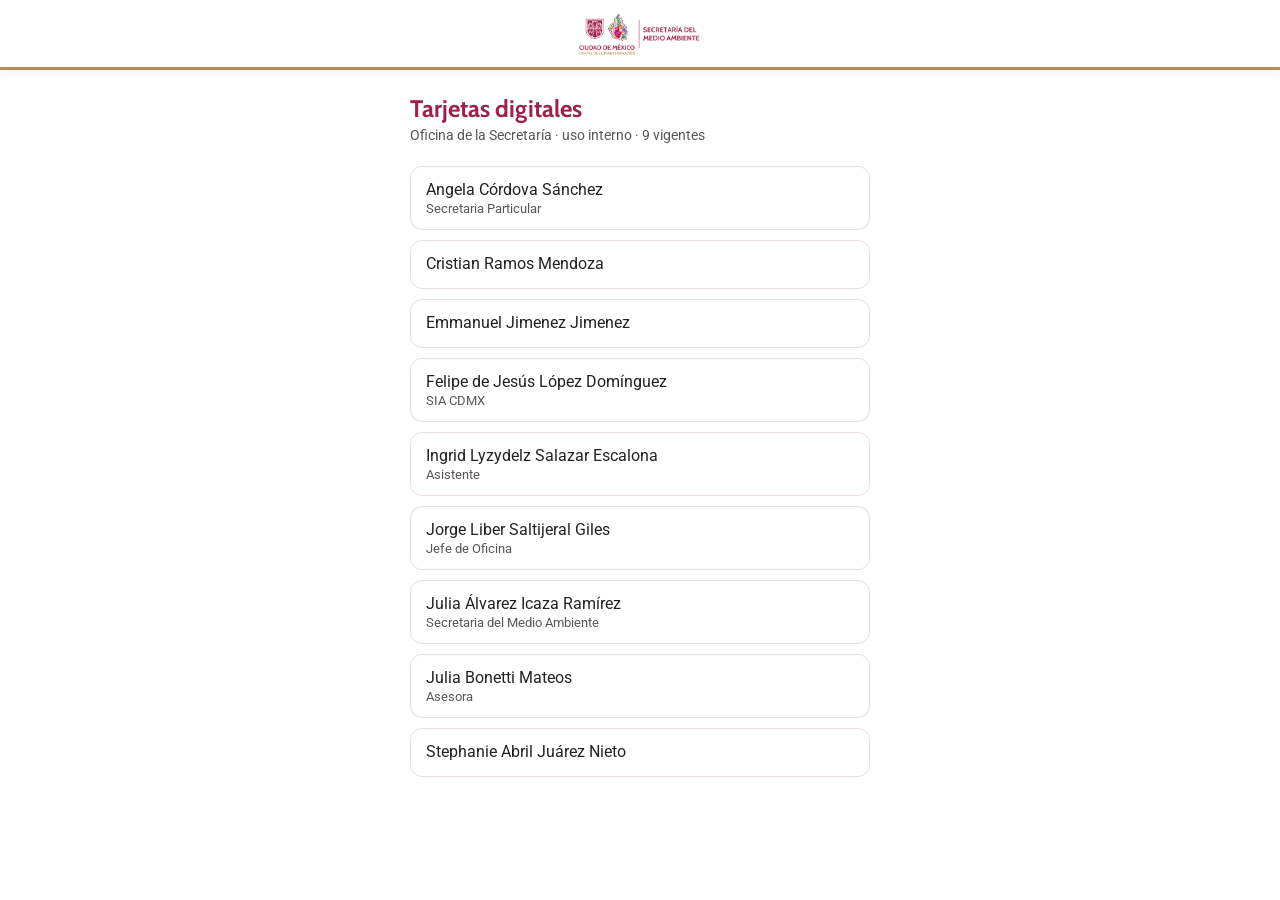
<file: index.html>
<!DOCTYPE html>
<html lang="es">
<head>
<meta charset="UTF-8">
<meta name="viewport" content="width=device-width, initial-scale=1">
<meta name="robots" content="noindex, nofollow">
<title>Tarjetas digitales — Oficina de la Secretaría</title>
<link href="https://fonts.googleapis.com/css2?family=Cabin:wght@700&family=Roboto:wght@400;500;700&display=swap" rel="stylesheet">
<link rel="stylesheet" href="assets/styles.css">
</head>
<body>
  <header class="top-bar"><img src="assets/logo.png" alt="SEDEMA" height="50"></header>
  <div class="dir">
    <h1>Tarjetas digitales</h1>
    <p class="dir-sub">Oficina de la Secretaría · uso interno · 9 vigentes</p>
    <ul>
    <li><a href="angela-cordova-sanchez/">Angela Córdova Sánchez<span class="dir-cargo">Secretaria Particular</span></a></li>
    <li><a href="cristian-ramos-mendoza/">Cristian Ramos Mendoza<span class="dir-cargo"></span></a></li>
    <li><a href="emmanuel-jimenez-jimenez/">Emmanuel Jimenez Jimenez<span class="dir-cargo"></span></a></li>
    <li><a href="felipe-de-jesus-lopez-dominguez/">Felipe de Jesús López Domínguez<span class="dir-cargo">SIA CDMX</span></a></li>
    <li><a href="ingrid-lyzydelz-salazar-escalona/">Ingrid Lyzydelz Salazar Escalona<span class="dir-cargo">Asistente</span></a></li>
    <li><a href="jorge-liber-saltijeral-giles/">Jorge Liber Saltijeral Giles<span class="dir-cargo">Jefe de Oficina</span></a></li>
    <li><a href="julia-alvarez-icaza-ramirez/">Julia Álvarez Icaza Ramírez<span class="dir-cargo">Secretaria del Medio Ambiente</span></a></li>
    <li><a href="julia-bonetti-mateos/">Julia Bonetti Mateos<span class="dir-cargo">Asesora</span></a></li>
    <li><a href="stephanie-abril-juarez-nieto/">Stephanie Abril Juárez Nieto<span class="dir-cargo"></span></a></li>
    </ul>
  </div>
</body>
</html>
</file>
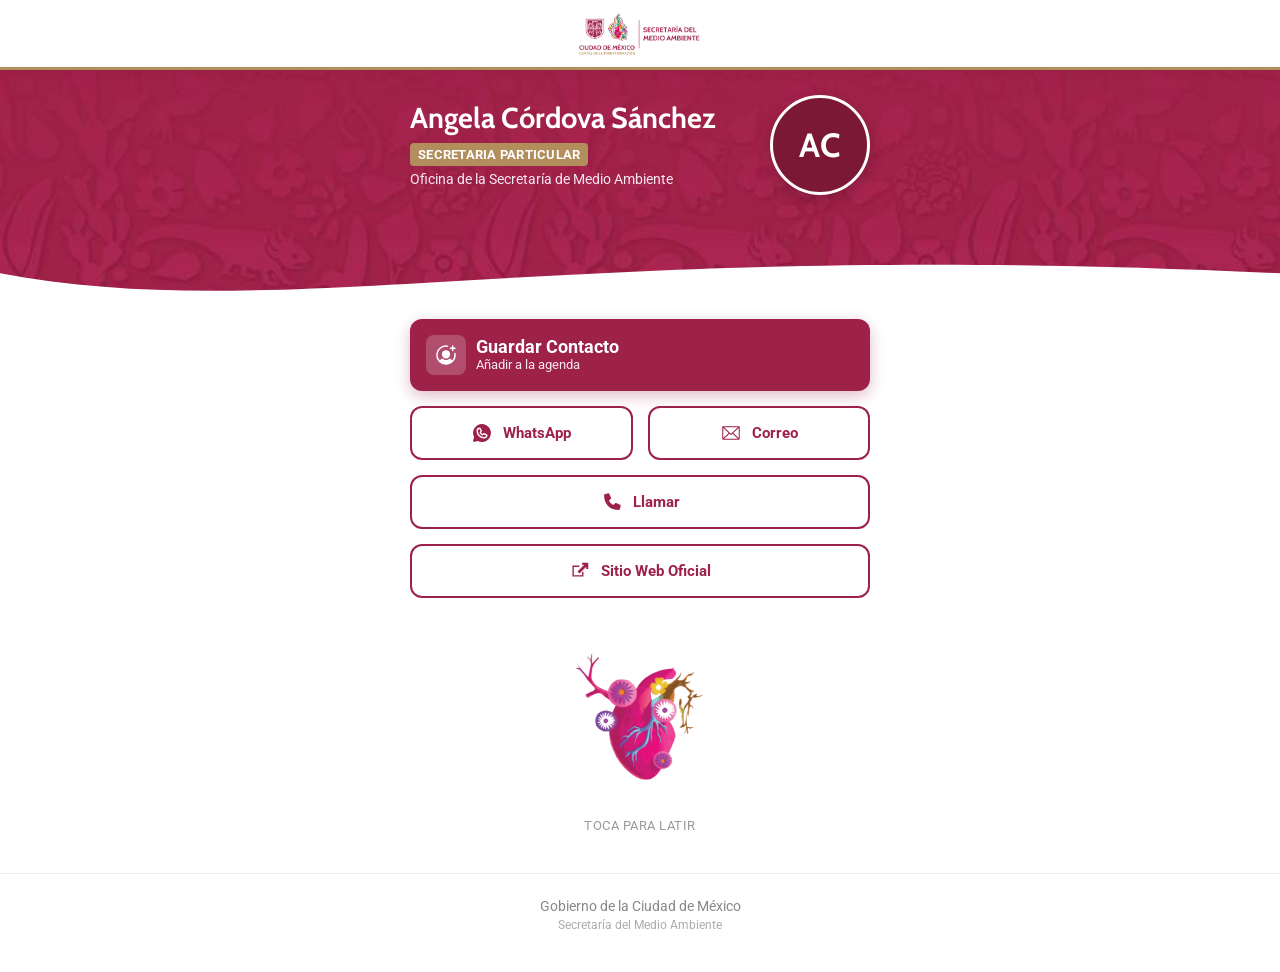
<file: angela-cordova-sanchez/index.html>
<!DOCTYPE html>
<html lang="es">
<head>
  <meta charset="UTF-8" />
  <meta name="viewport" content="width=device-width, initial-scale=1" />
  <title>Angela Córdova Sánchez — SEDEMA</title>

  <meta name="robots" content="noindex, nofollow" />
  <meta name="theme-color" content="#9d2148" />
  <meta name="description" content="Secretaria Particular · Oficina de la Secretaría de Medio Ambiente · Secretaría del Medio Ambiente de la Ciudad de México" />
  <link rel="canonical" href="https://contactoverde.com/angela-cordova-sanchez/" />

  <meta property="og:type" content="profile" />
  <meta property="og:title" content="Angela Córdova Sánchez — SEDEMA" />
  <meta property="og:description" content="Secretaria Particular · Oficina de la Secretaría de Medio Ambiente" />
  <meta property="og:url" content="https://contactoverde.com/angela-cordova-sanchez/" />
  

  <link rel="preconnect" href="https://fonts.gstatic.com" crossorigin />
  <link href="https://fonts.googleapis.com/css2?family=Cabin:wght@700&family=Roboto:wght@400;500;700&display=swap" rel="stylesheet" />
  <link rel="stylesheet" href="../assets/styles.css" />
</head>

<body>

  <header class="top-bar animate-in delay-1">
    <img src="../assets/logo.png" alt="Gobierno de la Ciudad de México · Secretaría del Medio Ambiente" width="257" height="50" />
  </header>

  <section class="hero animate-in delay-2">
    <div class="wrap">
      <div class="hero-content">
        <div class="textos">
          <h1>Angela Córdova Sánchez</h1>
          
          <div class="badge">Secretaria Particular</div>
          
          <p class="org">Oficina de la Secretaría de Medio Ambiente</p>
        </div>
        
        
        <div class="avatar-iniciales animate-pop delay-3" aria-hidden="true">AC</div>
        
      </div>
    </div>
    <div class="curve">
      <svg viewBox="0 0 1440 100" preserveAspectRatio="none" aria-hidden="true" focusable="false">
        <path fill="#fff" d="M0,60 C320,120 620,20 1440,60 L1440,100 L0,100 Z" />
      </svg>
    </div>
  </section>

  <section class="actions-bg">
    <main class="wrap actions">

      <a class="btn btn-primary animate-up delay-4" href="contacto.vcf" download="angela_cordova_sanchez_SEDEMA.vcf">
        <div class="icon-box">
          <svg viewBox="0 0 256 256" aria-hidden="true"><path fill="currentColor" d="M128,76a44,44,0,1,1-44,44A44,44,0,0,1,128,76Zm48-12h16V80a8,8,0,0,0,16,0V64h16a8,8,0,0,0,0-16H208V32a8,8,0,0,0-16,0V48H176a8,8,0,0,0,0,16Zm45.35,40.11a8,8,0,0,0-6.57,9.21A88.85,88.85,0,0,1,216,128a87.62,87.62,0,0,1-22.24,58.41A79.86,79.86,0,0,0,172,165.1a4,4,0,0,0-4.84.32,59.81,59.81,0,0,1-78.27,0A4,4,0,0,0,84,165.1a79.71,79.71,0,0,0-21.79,21.31A88,88,0,0,1,128,40a88.76,88.76,0,0,1,14.68,1.22,8,8,0,0,0,2.64-15.78,103.92,103.92,0,1,0,85.24,85.24A8,8,0,0,0,221.35,104.11Z"/></svg>
        </div>
        <div class="btn-text">
          <span class="title">Guardar Contacto</span>
          <span class="subtitle">Añadir a la agenda</span>
        </div>
      </a>

      <div class="grid-auto">
        
        <a class="btn animate-up delay-5" href="https://wa.me/525544732549" target="_blank" rel="noopener">
          <svg class="icon" viewBox="0 0 256 256" aria-hidden="true"><path fill="#9d2148" d="M152.58,145.23l23,11.48A24,24,0,0,1,152,176a72.08,72.08,0,0,1-72-72A24,24,0,0,1,99.29,80.46l11.48,23L101,118a8,8,0,0,0-.73,7.51,56.47,56.47,0,0,0,30.15,30.15A8,8,0,0,0,138,155ZM232,128A104,104,0,0,1,79.12,219.82L45.07,231.17a16,16,0,0,1-20.24-20.24l11.35-34.05A104,104,0,1,1,232,128Zm-40,24a8,8,0,0,0-4.42-7.16l-32-16a8,8,0,0,0-8,.5l-14.69,9.8a40.55,40.55,0,0,1-16-16l9.8-14.69a8,8,0,0,0,.5-8l-16-32A8,8,0,0,0,104,64a40,40,0,0,0-40,40,88.1,88.1,0,0,0,88,88A40,40,0,0,0,192,152Z"/></svg>
          WhatsApp
        </a>
        

        
        <a class="btn animate-up delay-6" href="mailto:oficinasecretaria.sedema@gmail.com">
          <svg class="icon" viewBox="0 0 256 256" aria-hidden="true"><path fill="#9d2148" d="M224,50H32a6,6,0,0,0-6,6V192a14,14,0,0,0,14,14H216a14,14,0,0,0,14-14V56A6,6,0,0,0,224,50Zm-96,85.86L47.42,62H208.58ZM101.67,128,38,186.36V69.64Zm8.88,8.14L124,148.42a6,6,0,0,0,8.1,0l13.4-12.28L208.58,194H47.43ZM154.33,128,218,69.64V186.36Z"/></svg>
          Correo
        </a>
        

        
        <a class="btn animate-up delay-6" href="tel:525544732549">
          <svg class="icon" viewBox="0 0 256 256" aria-hidden="true"><path fill="#9d2148" d="M222.4 158.6l-45.2-19.4a12 12 0 0 0-12.8 2.5l-21.6 21.6a108.5 108.5 0 0 1-50.1-50.1l21.6-21.6a12 12 0 0 0 2.5-12.8L97.4 33.6A12 12 0 0 0 83.9 26.7L44.7 37.4A12 12 0 0 0 36 49.3C36 154.1 101.9 220 206.7 220a12 12 0 0 0 11.9-8.7l10.7-39.2a12 12 0 0 0-6.9-13.5Z"/></svg>
          Llamar
        </a>
        

      </div>

      <a class="btn animate-up delay-8" href="https://sedema.cdmx.gob.mx/" target="_blank" rel="noopener">
        <svg class="icon" viewBox="0 0 256 256" aria-hidden="true"><path fill="#9d2148" d="M152 32h72v72h-24V78.6L121.9 156l-22.6-22.6L177.4 56H152V32ZM40 64h80v16H56v96h96v-40h16v56H40V64Z"/></svg>
        Sitio Web Oficial
      </a>

      

    </main>

    <div class="heart-container animate-up delay-9">
      <img src="../assets/corazon.png" alt="Corazón de la Ciudad de México" class="hero-heart" id="heart-interactive" width="130" height="171" />
      <span class="tap-hint">Toca para latir</span>
    </div>

    <footer class="footer animate-in delay-9">
      <p>Gobierno de la Ciudad de México</p>
      <p class="footer-sub">Secretaría del Medio Ambiente</p>
    </footer>

  </section>

  <audio id="heart-audio" src="../assets/latido.mp3" preload="none"></audio>

  <script>
    (function () {
      var heart = document.getElementById('heart-interactive');
      var audio = document.getElementById('heart-audio');
      if (!heart) return;

      heart.addEventListener('click', function () {
        if (audio) {
          try { audio.currentTime = 0; audio.play().catch(function () {}); } catch (e) {}
        }
        heart.classList.remove('thump');
        void heart.offsetWidth;
        heart.classList.add('thump');
      });
    })();
  </script>
</body>
</html>
</file>
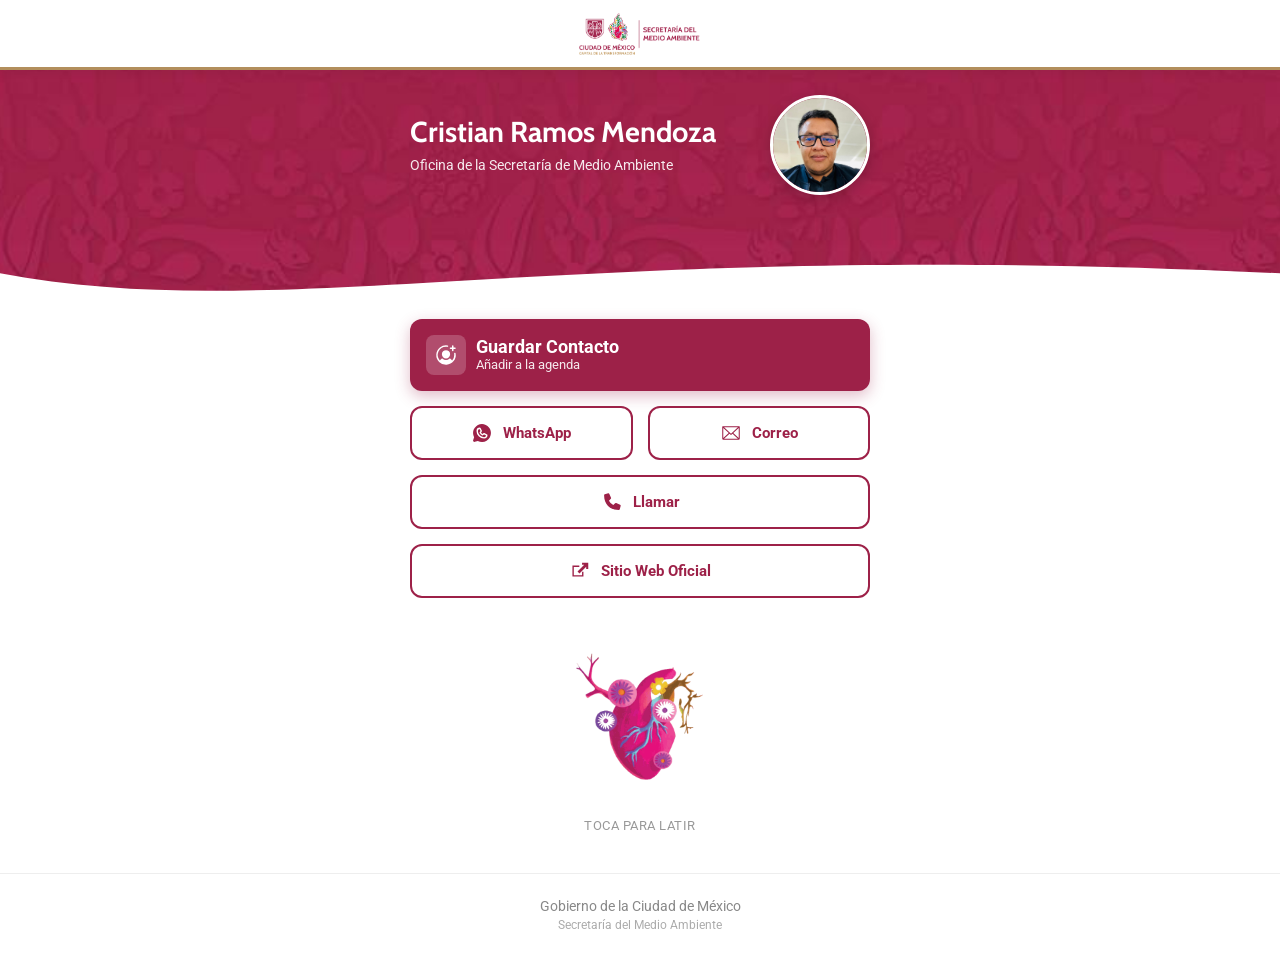
<file: cristian-ramos-mendoza/index.html>
<!DOCTYPE html>
<html lang="es">
<head>
  <meta charset="UTF-8" />
  <meta name="viewport" content="width=device-width, initial-scale=1" />
  <title>Cristian Ramos Mendoza — SEDEMA</title>

  <meta name="robots" content="noindex, nofollow" />
  <meta name="theme-color" content="#9d2148" />
  <meta name="description" content="Oficina de la Secretaría de Medio Ambiente · Secretaría del Medio Ambiente de la Ciudad de México" />
  <link rel="canonical" href="https://contactoverde.com/cristian-ramos-mendoza/" />

  <meta property="og:type" content="profile" />
  <meta property="og:title" content="Cristian Ramos Mendoza — SEDEMA" />
  <meta property="og:description" content="Oficina de la Secretaría de Medio Ambiente" />
  <meta property="og:url" content="https://contactoverde.com/cristian-ramos-mendoza/" />
  
  <meta property="og:image" content="https://contactoverde.com/cristian-ramos-mendoza/foto.jpg" />
  

  <link rel="preconnect" href="https://fonts.gstatic.com" crossorigin />
  <link href="https://fonts.googleapis.com/css2?family=Cabin:wght@700&family=Roboto:wght@400;500;700&display=swap" rel="stylesheet" />
  <link rel="stylesheet" href="../assets/styles.css" />
</head>

<body>

  <header class="top-bar animate-in delay-1">
    <img src="../assets/logo.png" alt="Gobierno de la Ciudad de México · Secretaría del Medio Ambiente" width="257" height="50" />
  </header>

  <section class="hero animate-in delay-2">
    <div class="wrap">
      <div class="hero-content">
        <div class="textos">
          <h1>Cristian Ramos Mendoza</h1>
          
          <p class="org">Oficina de la Secretaría de Medio Ambiente</p>
        </div>
        
        <img class="avatar animate-pop delay-3" src="foto.jpg" alt="Fotografía de Cristian Ramos Mendoza" width="100" height="100" />
        
        
      </div>
    </div>
    <div class="curve">
      <svg viewBox="0 0 1440 100" preserveAspectRatio="none" aria-hidden="true" focusable="false">
        <path fill="#fff" d="M0,60 C320,120 620,20 1440,60 L1440,100 L0,100 Z" />
      </svg>
    </div>
  </section>

  <section class="actions-bg">
    <main class="wrap actions">

      <a class="btn btn-primary animate-up delay-4" href="contacto.vcf" download="cristian_ramos_mendoza_SEDEMA.vcf">
        <div class="icon-box">
          <svg viewBox="0 0 256 256" aria-hidden="true"><path fill="currentColor" d="M128,76a44,44,0,1,1-44,44A44,44,0,0,1,128,76Zm48-12h16V80a8,8,0,0,0,16,0V64h16a8,8,0,0,0,0-16H208V32a8,8,0,0,0-16,0V48H176a8,8,0,0,0,0,16Zm45.35,40.11a8,8,0,0,0-6.57,9.21A88.85,88.85,0,0,1,216,128a87.62,87.62,0,0,1-22.24,58.41A79.86,79.86,0,0,0,172,165.1a4,4,0,0,0-4.84.32,59.81,59.81,0,0,1-78.27,0A4,4,0,0,0,84,165.1a79.71,79.71,0,0,0-21.79,21.31A88,88,0,0,1,128,40a88.76,88.76,0,0,1,14.68,1.22,8,8,0,0,0,2.64-15.78,103.92,103.92,0,1,0,85.24,85.24A8,8,0,0,0,221.35,104.11Z"/></svg>
        </div>
        <div class="btn-text">
          <span class="title">Guardar Contacto</span>
          <span class="subtitle">Añadir a la agenda</span>
        </div>
      </a>

      <div class="grid-auto">
        
        <a class="btn animate-up delay-5" href="https://wa.me/525951162058" target="_blank" rel="noopener">
          <svg class="icon" viewBox="0 0 256 256" aria-hidden="true"><path fill="#9d2148" d="M152.58,145.23l23,11.48A24,24,0,0,1,152,176a72.08,72.08,0,0,1-72-72A24,24,0,0,1,99.29,80.46l11.48,23L101,118a8,8,0,0,0-.73,7.51,56.47,56.47,0,0,0,30.15,30.15A8,8,0,0,0,138,155ZM232,128A104,104,0,0,1,79.12,219.82L45.07,231.17a16,16,0,0,1-20.24-20.24l11.35-34.05A104,104,0,1,1,232,128Zm-40,24a8,8,0,0,0-4.42-7.16l-32-16a8,8,0,0,0-8,.5l-14.69,9.8a40.55,40.55,0,0,1-16-16l9.8-14.69a8,8,0,0,0,.5-8l-16-32A8,8,0,0,0,104,64a40,40,0,0,0-40,40,88.1,88.1,0,0,0,88,88A40,40,0,0,0,192,152Z"/></svg>
          WhatsApp
        </a>
        

        
        <a class="btn animate-up delay-6" href="mailto:rm.cristian.sedema@gmail.com">
          <svg class="icon" viewBox="0 0 256 256" aria-hidden="true"><path fill="#9d2148" d="M224,50H32a6,6,0,0,0-6,6V192a14,14,0,0,0,14,14H216a14,14,0,0,0,14-14V56A6,6,0,0,0,224,50Zm-96,85.86L47.42,62H208.58ZM101.67,128,38,186.36V69.64Zm8.88,8.14L124,148.42a6,6,0,0,0,8.1,0l13.4-12.28L208.58,194H47.43ZM154.33,128,218,69.64V186.36Z"/></svg>
          Correo
        </a>
        

        
        <a class="btn animate-up delay-6" href="tel:525951162058">
          <svg class="icon" viewBox="0 0 256 256" aria-hidden="true"><path fill="#9d2148" d="M222.4 158.6l-45.2-19.4a12 12 0 0 0-12.8 2.5l-21.6 21.6a108.5 108.5 0 0 1-50.1-50.1l21.6-21.6a12 12 0 0 0 2.5-12.8L97.4 33.6A12 12 0 0 0 83.9 26.7L44.7 37.4A12 12 0 0 0 36 49.3C36 154.1 101.9 220 206.7 220a12 12 0 0 0 11.9-8.7l10.7-39.2a12 12 0 0 0-6.9-13.5Z"/></svg>
          Llamar
        </a>
        

      </div>

      <a class="btn animate-up delay-8" href="https://sedema.cdmx.gob.mx/" target="_blank" rel="noopener">
        <svg class="icon" viewBox="0 0 256 256" aria-hidden="true"><path fill="#9d2148" d="M152 32h72v72h-24V78.6L121.9 156l-22.6-22.6L177.4 56H152V32ZM40 64h80v16H56v96h96v-40h16v56H40V64Z"/></svg>
        Sitio Web Oficial
      </a>

      

    </main>

    <div class="heart-container animate-up delay-9">
      <img src="../assets/corazon.png" alt="Corazón de la Ciudad de México" class="hero-heart" id="heart-interactive" width="130" height="171" />
      <span class="tap-hint">Toca para latir</span>
    </div>

    <footer class="footer animate-in delay-9">
      <p>Gobierno de la Ciudad de México</p>
      <p class="footer-sub">Secretaría del Medio Ambiente</p>
    </footer>

  </section>

  <audio id="heart-audio" src="../assets/latido.mp3" preload="none"></audio>

  <script>
    (function () {
      var heart = document.getElementById('heart-interactive');
      var audio = document.getElementById('heart-audio');
      if (!heart) return;

      heart.addEventListener('click', function () {
        if (audio) {
          try { audio.currentTime = 0; audio.play().catch(function () {}); } catch (e) {}
        }
        heart.classList.remove('thump');
        void heart.offsetWidth;
        heart.classList.add('thump');
      });
    })();
  </script>
</body>
</html>
</file>
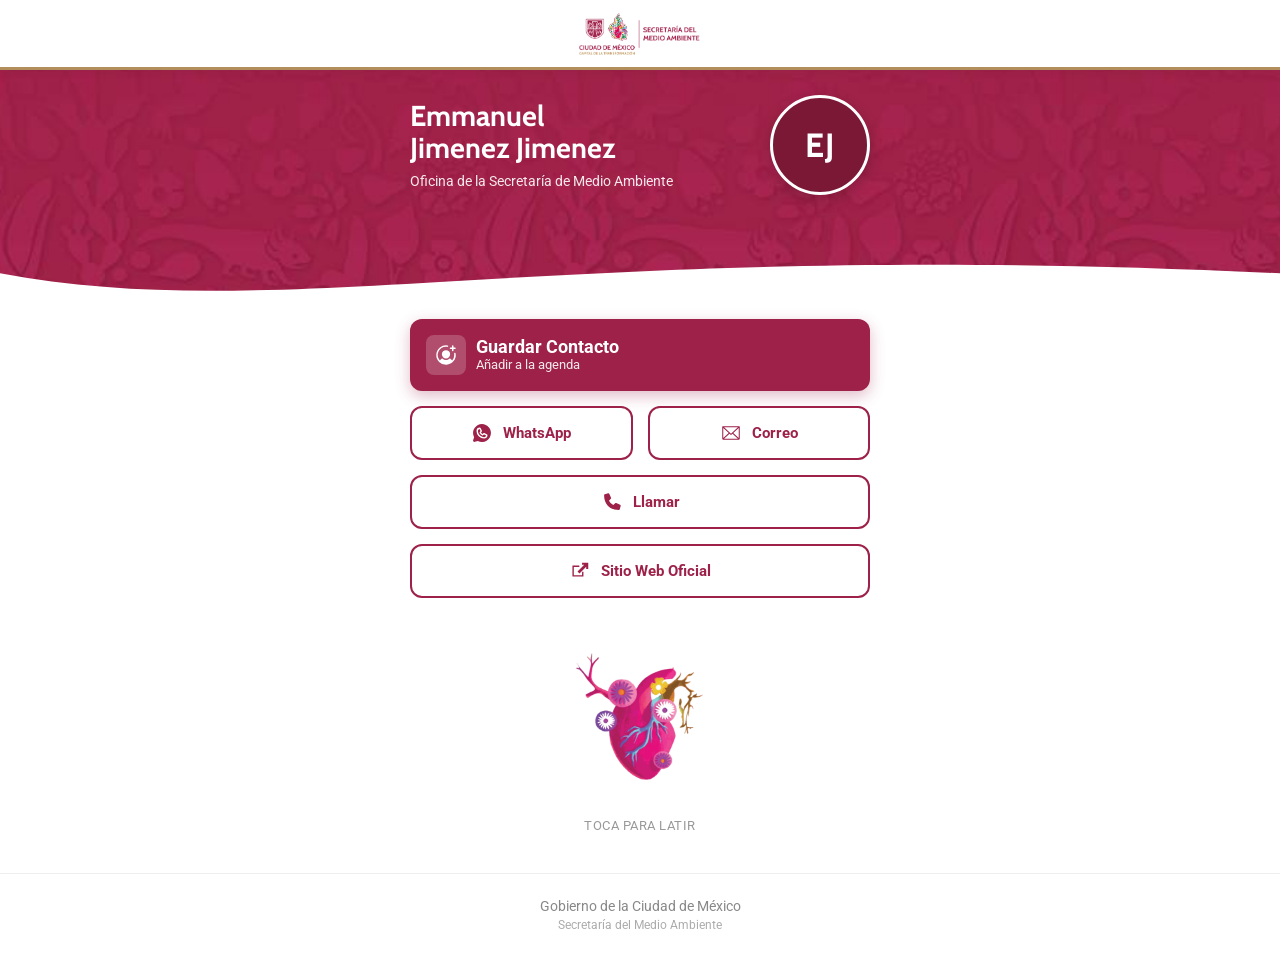
<file: emmanuel-jimenez-jimenez/index.html>
<!DOCTYPE html>
<html lang="es">
<head>
  <meta charset="UTF-8" />
  <meta name="viewport" content="width=device-width, initial-scale=1" />
  <title>Emmanuel Jimenez Jimenez — SEDEMA</title>

  <meta name="robots" content="noindex, nofollow" />
  <meta name="theme-color" content="#9d2148" />
  <meta name="description" content="Oficina de la Secretaría de Medio Ambiente · Secretaría del Medio Ambiente de la Ciudad de México" />
  <link rel="canonical" href="https://contactoverde.com/emmanuel-jimenez-jimenez/" />

  <meta property="og:type" content="profile" />
  <meta property="og:title" content="Emmanuel Jimenez Jimenez — SEDEMA" />
  <meta property="og:description" content="Oficina de la Secretaría de Medio Ambiente" />
  <meta property="og:url" content="https://contactoverde.com/emmanuel-jimenez-jimenez/" />
  

  <link rel="preconnect" href="https://fonts.gstatic.com" crossorigin />
  <link href="https://fonts.googleapis.com/css2?family=Cabin:wght@700&family=Roboto:wght@400;500;700&display=swap" rel="stylesheet" />
  <link rel="stylesheet" href="../assets/styles.css" />
</head>

<body>

  <header class="top-bar animate-in delay-1">
    <img src="../assets/logo.png" alt="Gobierno de la Ciudad de México · Secretaría del Medio Ambiente" width="257" height="50" />
  </header>

  <section class="hero animate-in delay-2">
    <div class="wrap">
      <div class="hero-content">
        <div class="textos">
          <h1>Emmanuel Jimenez Jimenez</h1>
          
          <p class="org">Oficina de la Secretaría de Medio Ambiente</p>
        </div>
        
        
        <div class="avatar-iniciales animate-pop delay-3" aria-hidden="true">EJ</div>
        
      </div>
    </div>
    <div class="curve">
      <svg viewBox="0 0 1440 100" preserveAspectRatio="none" aria-hidden="true" focusable="false">
        <path fill="#fff" d="M0,60 C320,120 620,20 1440,60 L1440,100 L0,100 Z" />
      </svg>
    </div>
  </section>

  <section class="actions-bg">
    <main class="wrap actions">

      <a class="btn btn-primary animate-up delay-4" href="contacto.vcf" download="emmanuel_jimenez_jimenez_SEDEMA.vcf">
        <div class="icon-box">
          <svg viewBox="0 0 256 256" aria-hidden="true"><path fill="currentColor" d="M128,76a44,44,0,1,1-44,44A44,44,0,0,1,128,76Zm48-12h16V80a8,8,0,0,0,16,0V64h16a8,8,0,0,0,0-16H208V32a8,8,0,0,0-16,0V48H176a8,8,0,0,0,0,16Zm45.35,40.11a8,8,0,0,0-6.57,9.21A88.85,88.85,0,0,1,216,128a87.62,87.62,0,0,1-22.24,58.41A79.86,79.86,0,0,0,172,165.1a4,4,0,0,0-4.84.32,59.81,59.81,0,0,1-78.27,0A4,4,0,0,0,84,165.1a79.71,79.71,0,0,0-21.79,21.31A88,88,0,0,1,128,40a88.76,88.76,0,0,1,14.68,1.22,8,8,0,0,0,2.64-15.78,103.92,103.92,0,1,0,85.24,85.24A8,8,0,0,0,221.35,104.11Z"/></svg>
        </div>
        <div class="btn-text">
          <span class="title">Guardar Contacto</span>
          <span class="subtitle">Añadir a la agenda</span>
        </div>
      </a>

      <div class="grid-auto">
        
        <a class="btn animate-up delay-5" href="https://wa.me/525518032002" target="_blank" rel="noopener">
          <svg class="icon" viewBox="0 0 256 256" aria-hidden="true"><path fill="#9d2148" d="M152.58,145.23l23,11.48A24,24,0,0,1,152,176a72.08,72.08,0,0,1-72-72A24,24,0,0,1,99.29,80.46l11.48,23L101,118a8,8,0,0,0-.73,7.51,56.47,56.47,0,0,0,30.15,30.15A8,8,0,0,0,138,155ZM232,128A104,104,0,0,1,79.12,219.82L45.07,231.17a16,16,0,0,1-20.24-20.24l11.35-34.05A104,104,0,1,1,232,128Zm-40,24a8,8,0,0,0-4.42-7.16l-32-16a8,8,0,0,0-8,.5l-14.69,9.8a40.55,40.55,0,0,1-16-16l9.8-14.69a8,8,0,0,0,.5-8l-16-32A8,8,0,0,0,104,64a40,40,0,0,0-40,40,88.1,88.1,0,0,0,88,88A40,40,0,0,0,192,152Z"/></svg>
          WhatsApp
        </a>
        

        
        <a class="btn animate-up delay-6" href="mailto:emmjimenez2@gmail.com">
          <svg class="icon" viewBox="0 0 256 256" aria-hidden="true"><path fill="#9d2148" d="M224,50H32a6,6,0,0,0-6,6V192a14,14,0,0,0,14,14H216a14,14,0,0,0,14-14V56A6,6,0,0,0,224,50Zm-96,85.86L47.42,62H208.58ZM101.67,128,38,186.36V69.64Zm8.88,8.14L124,148.42a6,6,0,0,0,8.1,0l13.4-12.28L208.58,194H47.43ZM154.33,128,218,69.64V186.36Z"/></svg>
          Correo
        </a>
        

        
        <a class="btn animate-up delay-6" href="tel:525518032002">
          <svg class="icon" viewBox="0 0 256 256" aria-hidden="true"><path fill="#9d2148" d="M222.4 158.6l-45.2-19.4a12 12 0 0 0-12.8 2.5l-21.6 21.6a108.5 108.5 0 0 1-50.1-50.1l21.6-21.6a12 12 0 0 0 2.5-12.8L97.4 33.6A12 12 0 0 0 83.9 26.7L44.7 37.4A12 12 0 0 0 36 49.3C36 154.1 101.9 220 206.7 220a12 12 0 0 0 11.9-8.7l10.7-39.2a12 12 0 0 0-6.9-13.5Z"/></svg>
          Llamar
        </a>
        

      </div>

      <a class="btn animate-up delay-8" href="https://sedema.cdmx.gob.mx/" target="_blank" rel="noopener">
        <svg class="icon" viewBox="0 0 256 256" aria-hidden="true"><path fill="#9d2148" d="M152 32h72v72h-24V78.6L121.9 156l-22.6-22.6L177.4 56H152V32ZM40 64h80v16H56v96h96v-40h16v56H40V64Z"/></svg>
        Sitio Web Oficial
      </a>

      

    </main>

    <div class="heart-container animate-up delay-9">
      <img src="../assets/corazon.png" alt="Corazón de la Ciudad de México" class="hero-heart" id="heart-interactive" width="130" height="171" />
      <span class="tap-hint">Toca para latir</span>
    </div>

    <footer class="footer animate-in delay-9">
      <p>Gobierno de la Ciudad de México</p>
      <p class="footer-sub">Secretaría del Medio Ambiente</p>
    </footer>

  </section>

  <audio id="heart-audio" src="../assets/latido.mp3" preload="none"></audio>

  <script>
    (function () {
      var heart = document.getElementById('heart-interactive');
      var audio = document.getElementById('heart-audio');
      if (!heart) return;

      heart.addEventListener('click', function () {
        if (audio) {
          try { audio.currentTime = 0; audio.play().catch(function () {}); } catch (e) {}
        }
        heart.classList.remove('thump');
        void heart.offsetWidth;
        heart.classList.add('thump');
      });
    })();
  </script>
</body>
</html>
</file>
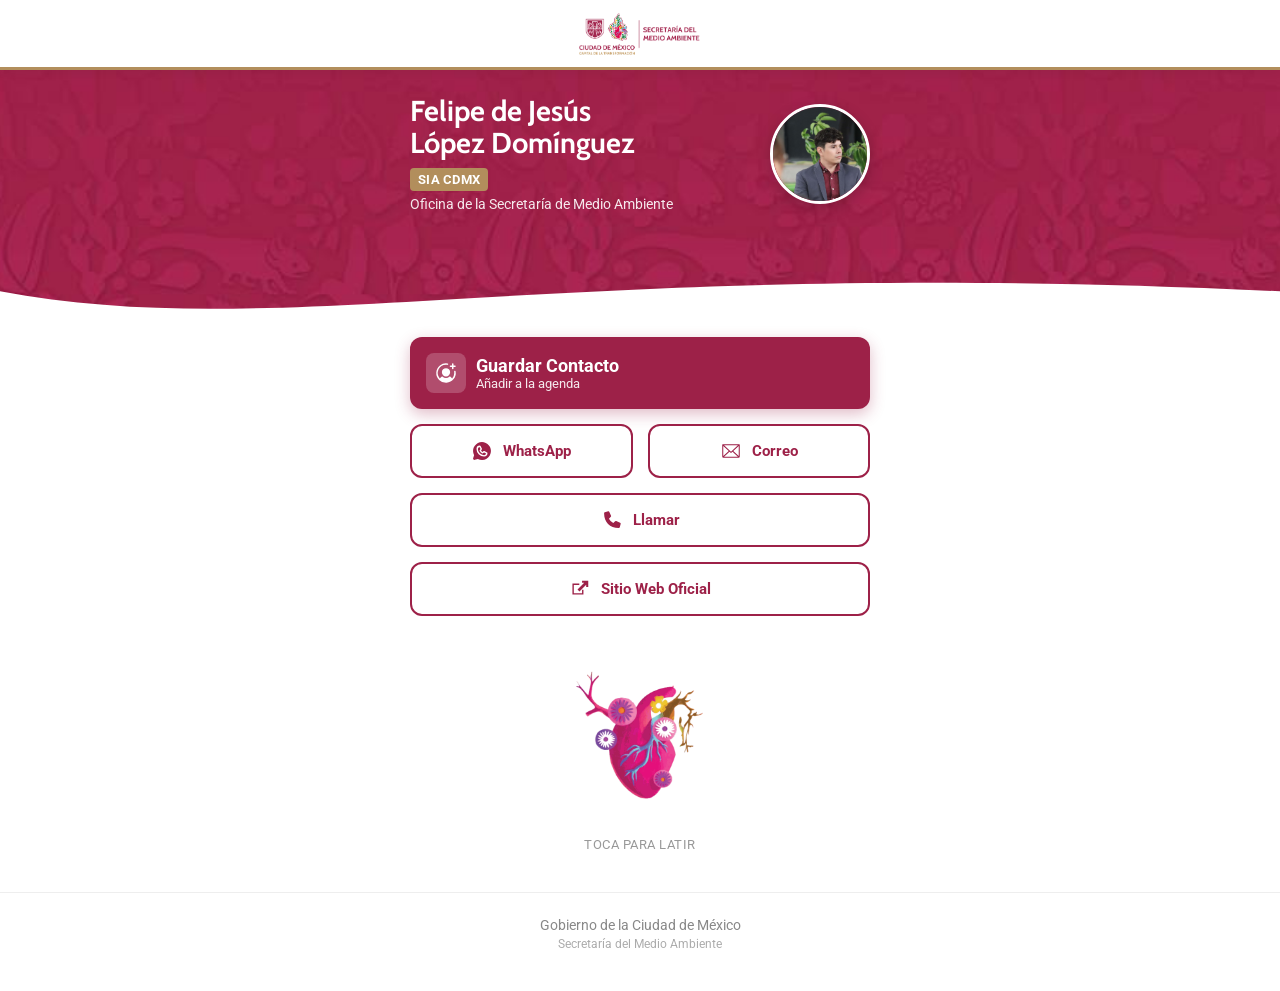
<file: felipe-de-jesus-lopez-dominguez/index.html>
<!DOCTYPE html>
<html lang="es">
<head>
  <meta charset="UTF-8" />
  <meta name="viewport" content="width=device-width, initial-scale=1" />
  <title>Felipe de Jesús López Domínguez — SEDEMA</title>

  <meta name="robots" content="noindex, nofollow" />
  <meta name="theme-color" content="#9d2148" />
  <meta name="description" content="SIA CDMX · Oficina de la Secretaría de Medio Ambiente · Secretaría del Medio Ambiente de la Ciudad de México" />
  <link rel="canonical" href="https://contactoverde.com/felipe-de-jesus-lopez-dominguez/" />

  <meta property="og:type" content="profile" />
  <meta property="og:title" content="Felipe de Jesús López Domínguez — SEDEMA" />
  <meta property="og:description" content="SIA CDMX · Oficina de la Secretaría de Medio Ambiente" />
  <meta property="og:url" content="https://contactoverde.com/felipe-de-jesus-lopez-dominguez/" />
  
  <meta property="og:image" content="https://contactoverde.com/felipe-de-jesus-lopez-dominguez/foto.jpg" />
  

  <link rel="preconnect" href="https://fonts.gstatic.com" crossorigin />
  <link href="https://fonts.googleapis.com/css2?family=Cabin:wght@700&family=Roboto:wght@400;500;700&display=swap" rel="stylesheet" />
  <link rel="stylesheet" href="../assets/styles.css" />
</head>

<body>

  <header class="top-bar animate-in delay-1">
    <img src="../assets/logo.png" alt="Gobierno de la Ciudad de México · Secretaría del Medio Ambiente" width="257" height="50" />
  </header>

  <section class="hero animate-in delay-2">
    <div class="wrap">
      <div class="hero-content">
        <div class="textos">
          <h1>Felipe de Jesús López Domínguez</h1>
          
          <div class="badge">SIA CDMX</div>
          
          <p class="org">Oficina de la Secretaría de Medio Ambiente</p>
        </div>
        
        <img class="avatar animate-pop delay-3" src="foto.jpg" alt="Fotografía de Felipe de Jesús López Domínguez" width="100" height="100" />
        
        
      </div>
    </div>
    <div class="curve">
      <svg viewBox="0 0 1440 100" preserveAspectRatio="none" aria-hidden="true" focusable="false">
        <path fill="#fff" d="M0,60 C320,120 620,20 1440,60 L1440,100 L0,100 Z" />
      </svg>
    </div>
  </section>

  <section class="actions-bg">
    <main class="wrap actions">

      <a class="btn btn-primary animate-up delay-4" href="contacto.vcf" download="felipe_de_jesus_lopez_dominguez_SEDEMA.vcf">
        <div class="icon-box">
          <svg viewBox="0 0 256 256" aria-hidden="true"><path fill="currentColor" d="M128,76a44,44,0,1,1-44,44A44,44,0,0,1,128,76Zm48-12h16V80a8,8,0,0,0,16,0V64h16a8,8,0,0,0,0-16H208V32a8,8,0,0,0-16,0V48H176a8,8,0,0,0,0,16Zm45.35,40.11a8,8,0,0,0-6.57,9.21A88.85,88.85,0,0,1,216,128a87.62,87.62,0,0,1-22.24,58.41A79.86,79.86,0,0,0,172,165.1a4,4,0,0,0-4.84.32,59.81,59.81,0,0,1-78.27,0A4,4,0,0,0,84,165.1a79.71,79.71,0,0,0-21.79,21.31A88,88,0,0,1,128,40a88.76,88.76,0,0,1,14.68,1.22,8,8,0,0,0,2.64-15.78,103.92,103.92,0,1,0,85.24,85.24A8,8,0,0,0,221.35,104.11Z"/></svg>
        </div>
        <div class="btn-text">
          <span class="title">Guardar Contacto</span>
          <span class="subtitle">Añadir a la agenda</span>
        </div>
      </a>

      <div class="grid-auto">
        
        <a class="btn animate-up delay-5" href="https://wa.me/525532357056" target="_blank" rel="noopener">
          <svg class="icon" viewBox="0 0 256 256" aria-hidden="true"><path fill="#9d2148" d="M152.58,145.23l23,11.48A24,24,0,0,1,152,176a72.08,72.08,0,0,1-72-72A24,24,0,0,1,99.29,80.46l11.48,23L101,118a8,8,0,0,0-.73,7.51,56.47,56.47,0,0,0,30.15,30.15A8,8,0,0,0,138,155ZM232,128A104,104,0,0,1,79.12,219.82L45.07,231.17a16,16,0,0,1-20.24-20.24l11.35-34.05A104,104,0,1,1,232,128Zm-40,24a8,8,0,0,0-4.42-7.16l-32-16a8,8,0,0,0-8,.5l-14.69,9.8a40.55,40.55,0,0,1-16-16l9.8-14.69a8,8,0,0,0,.5-8l-16-32A8,8,0,0,0,104,64a40,40,0,0,0-40,40,88.1,88.1,0,0,0,88,88A40,40,0,0,0,192,152Z"/></svg>
          WhatsApp
        </a>
        

        
        <a class="btn animate-up delay-6" href="mailto:felipe.sedema.cdmx@gmail.com">
          <svg class="icon" viewBox="0 0 256 256" aria-hidden="true"><path fill="#9d2148" d="M224,50H32a6,6,0,0,0-6,6V192a14,14,0,0,0,14,14H216a14,14,0,0,0,14-14V56A6,6,0,0,0,224,50Zm-96,85.86L47.42,62H208.58ZM101.67,128,38,186.36V69.64Zm8.88,8.14L124,148.42a6,6,0,0,0,8.1,0l13.4-12.28L208.58,194H47.43ZM154.33,128,218,69.64V186.36Z"/></svg>
          Correo
        </a>
        

        
        <a class="btn animate-up delay-6" href="tel:525532357056">
          <svg class="icon" viewBox="0 0 256 256" aria-hidden="true"><path fill="#9d2148" d="M222.4 158.6l-45.2-19.4a12 12 0 0 0-12.8 2.5l-21.6 21.6a108.5 108.5 0 0 1-50.1-50.1l21.6-21.6a12 12 0 0 0 2.5-12.8L97.4 33.6A12 12 0 0 0 83.9 26.7L44.7 37.4A12 12 0 0 0 36 49.3C36 154.1 101.9 220 206.7 220a12 12 0 0 0 11.9-8.7l10.7-39.2a12 12 0 0 0-6.9-13.5Z"/></svg>
          Llamar
        </a>
        

      </div>

      <a class="btn animate-up delay-8" href="https://sedema.cdmx.gob.mx/" target="_blank" rel="noopener">
        <svg class="icon" viewBox="0 0 256 256" aria-hidden="true"><path fill="#9d2148" d="M152 32h72v72h-24V78.6L121.9 156l-22.6-22.6L177.4 56H152V32ZM40 64h80v16H56v96h96v-40h16v56H40V64Z"/></svg>
        Sitio Web Oficial
      </a>

      

    </main>

    <div class="heart-container animate-up delay-9">
      <img src="../assets/corazon.png" alt="Corazón de la Ciudad de México" class="hero-heart" id="heart-interactive" width="130" height="171" />
      <span class="tap-hint">Toca para latir</span>
    </div>

    <footer class="footer animate-in delay-9">
      <p>Gobierno de la Ciudad de México</p>
      <p class="footer-sub">Secretaría del Medio Ambiente</p>
    </footer>

  </section>

  <audio id="heart-audio" src="../assets/latido.mp3" preload="none"></audio>

  <script>
    (function () {
      var heart = document.getElementById('heart-interactive');
      var audio = document.getElementById('heart-audio');
      if (!heart) return;

      heart.addEventListener('click', function () {
        if (audio) {
          try { audio.currentTime = 0; audio.play().catch(function () {}); } catch (e) {}
        }
        heart.classList.remove('thump');
        void heart.offsetWidth;
        heart.classList.add('thump');
      });
    })();
  </script>
</body>
</html>
</file>
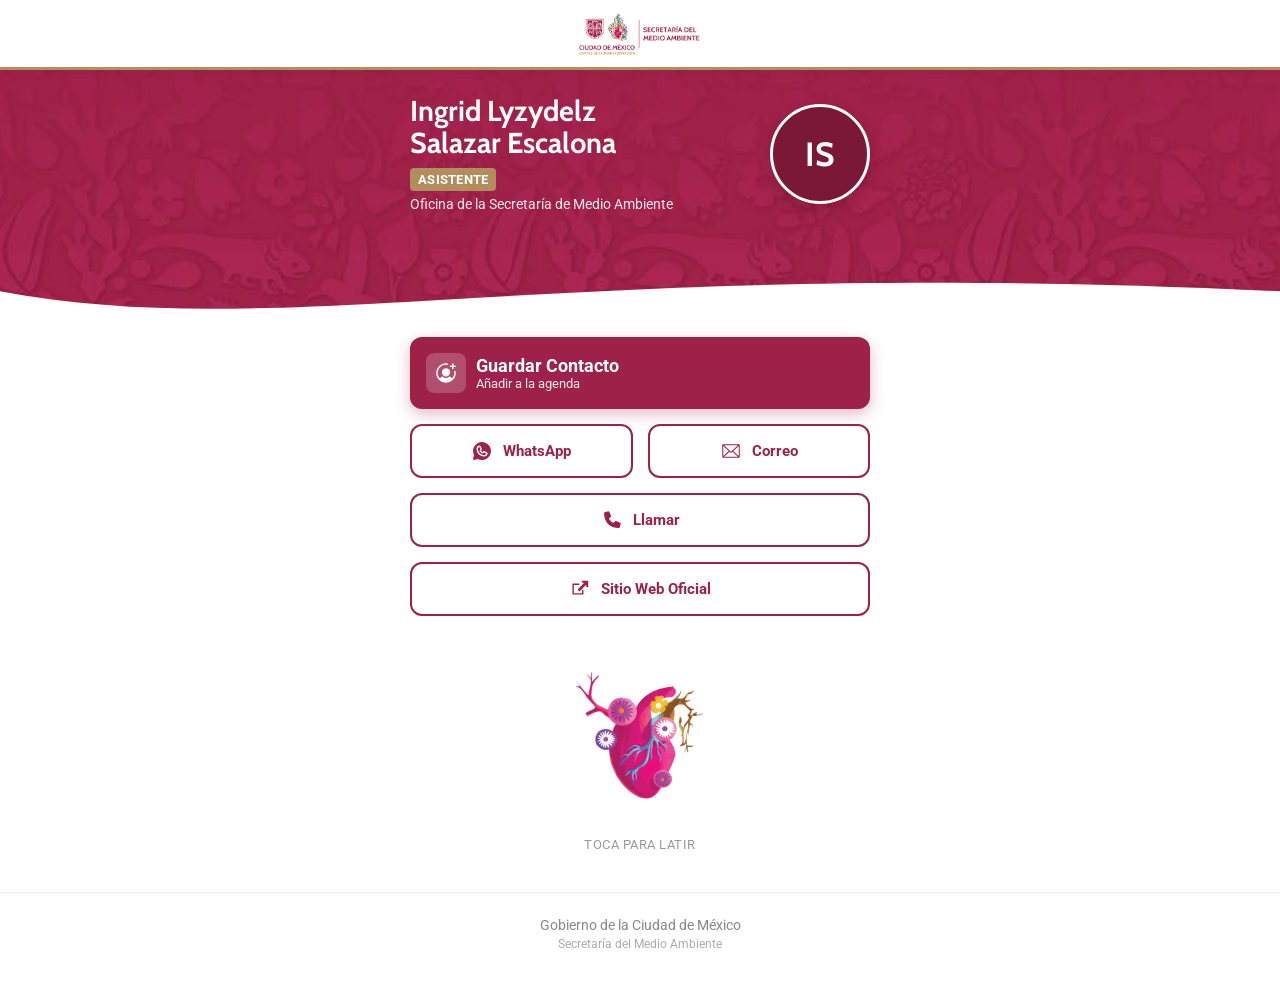
<file: ingrid-lyzydelz-salazar-escalona/index.html>
<!DOCTYPE html>
<html lang="es">
<head>
  <meta charset="UTF-8" />
  <meta name="viewport" content="width=device-width, initial-scale=1" />
  <title>Ingrid Lyzydelz Salazar Escalona — SEDEMA</title>

  <meta name="robots" content="noindex, nofollow" />
  <meta name="theme-color" content="#9d2148" />
  <meta name="description" content="Asistente · Oficina de la Secretaría de Medio Ambiente · Secretaría del Medio Ambiente de la Ciudad de México" />
  <link rel="canonical" href="https://contactoverde.com/ingrid-lyzydelz-salazar-escalona/" />

  <meta property="og:type" content="profile" />
  <meta property="og:title" content="Ingrid Lyzydelz Salazar Escalona — SEDEMA" />
  <meta property="og:description" content="Asistente · Oficina de la Secretaría de Medio Ambiente" />
  <meta property="og:url" content="https://contactoverde.com/ingrid-lyzydelz-salazar-escalona/" />
  

  <link rel="preconnect" href="https://fonts.gstatic.com" crossorigin />
  <link href="https://fonts.googleapis.com/css2?family=Cabin:wght@700&family=Roboto:wght@400;500;700&display=swap" rel="stylesheet" />
  <link rel="stylesheet" href="../assets/styles.css" />
</head>

<body>

  <header class="top-bar animate-in delay-1">
    <img src="../assets/logo.png" alt="Gobierno de la Ciudad de México · Secretaría del Medio Ambiente" width="257" height="50" />
  </header>

  <section class="hero animate-in delay-2">
    <div class="wrap">
      <div class="hero-content">
        <div class="textos">
          <h1>Ingrid Lyzydelz Salazar Escalona</h1>
          
          <div class="badge">Asistente</div>
          
          <p class="org">Oficina de la Secretaría de Medio Ambiente</p>
        </div>
        
        
        <div class="avatar-iniciales animate-pop delay-3" aria-hidden="true">IS</div>
        
      </div>
    </div>
    <div class="curve">
      <svg viewBox="0 0 1440 100" preserveAspectRatio="none" aria-hidden="true" focusable="false">
        <path fill="#fff" d="M0,60 C320,120 620,20 1440,60 L1440,100 L0,100 Z" />
      </svg>
    </div>
  </section>

  <section class="actions-bg">
    <main class="wrap actions">

      <a class="btn btn-primary animate-up delay-4" href="contacto.vcf" download="ingrid_lyzydelz_salazar_escalona_SEDEMA.vcf">
        <div class="icon-box">
          <svg viewBox="0 0 256 256" aria-hidden="true"><path fill="currentColor" d="M128,76a44,44,0,1,1-44,44A44,44,0,0,1,128,76Zm48-12h16V80a8,8,0,0,0,16,0V64h16a8,8,0,0,0,0-16H208V32a8,8,0,0,0-16,0V48H176a8,8,0,0,0,0,16Zm45.35,40.11a8,8,0,0,0-6.57,9.21A88.85,88.85,0,0,1,216,128a87.62,87.62,0,0,1-22.24,58.41A79.86,79.86,0,0,0,172,165.1a4,4,0,0,0-4.84.32,59.81,59.81,0,0,1-78.27,0A4,4,0,0,0,84,165.1a79.71,79.71,0,0,0-21.79,21.31A88,88,0,0,1,128,40a88.76,88.76,0,0,1,14.68,1.22,8,8,0,0,0,2.64-15.78,103.92,103.92,0,1,0,85.24,85.24A8,8,0,0,0,221.35,104.11Z"/></svg>
        </div>
        <div class="btn-text">
          <span class="title">Guardar Contacto</span>
          <span class="subtitle">Añadir a la agenda</span>
        </div>
      </a>

      <div class="grid-auto">
        
        <a class="btn animate-up delay-5" href="https://wa.me/525564686721" target="_blank" rel="noopener">
          <svg class="icon" viewBox="0 0 256 256" aria-hidden="true"><path fill="#9d2148" d="M152.58,145.23l23,11.48A24,24,0,0,1,152,176a72.08,72.08,0,0,1-72-72A24,24,0,0,1,99.29,80.46l11.48,23L101,118a8,8,0,0,0-.73,7.51,56.47,56.47,0,0,0,30.15,30.15A8,8,0,0,0,138,155ZM232,128A104,104,0,0,1,79.12,219.82L45.07,231.17a16,16,0,0,1-20.24-20.24l11.35-34.05A104,104,0,1,1,232,128Zm-40,24a8,8,0,0,0-4.42-7.16l-32-16a8,8,0,0,0-8,.5l-14.69,9.8a40.55,40.55,0,0,1-16-16l9.8-14.69a8,8,0,0,0,.5-8l-16-32A8,8,0,0,0,104,64a40,40,0,0,0-40,40,88.1,88.1,0,0,0,88,88A40,40,0,0,0,192,152Z"/></svg>
          WhatsApp
        </a>
        

        
        <a class="btn animate-up delay-6" href="mailto:oficinasecretaria.sedema@gmail.com">
          <svg class="icon" viewBox="0 0 256 256" aria-hidden="true"><path fill="#9d2148" d="M224,50H32a6,6,0,0,0-6,6V192a14,14,0,0,0,14,14H216a14,14,0,0,0,14-14V56A6,6,0,0,0,224,50Zm-96,85.86L47.42,62H208.58ZM101.67,128,38,186.36V69.64Zm8.88,8.14L124,148.42a6,6,0,0,0,8.1,0l13.4-12.28L208.58,194H47.43ZM154.33,128,218,69.64V186.36Z"/></svg>
          Correo
        </a>
        

        
        <a class="btn animate-up delay-6" href="tel:525564686721">
          <svg class="icon" viewBox="0 0 256 256" aria-hidden="true"><path fill="#9d2148" d="M222.4 158.6l-45.2-19.4a12 12 0 0 0-12.8 2.5l-21.6 21.6a108.5 108.5 0 0 1-50.1-50.1l21.6-21.6a12 12 0 0 0 2.5-12.8L97.4 33.6A12 12 0 0 0 83.9 26.7L44.7 37.4A12 12 0 0 0 36 49.3C36 154.1 101.9 220 206.7 220a12 12 0 0 0 11.9-8.7l10.7-39.2a12 12 0 0 0-6.9-13.5Z"/></svg>
          Llamar
        </a>
        

      </div>

      <a class="btn animate-up delay-8" href="https://sedema.cdmx.gob.mx/" target="_blank" rel="noopener">
        <svg class="icon" viewBox="0 0 256 256" aria-hidden="true"><path fill="#9d2148" d="M152 32h72v72h-24V78.6L121.9 156l-22.6-22.6L177.4 56H152V32ZM40 64h80v16H56v96h96v-40h16v56H40V64Z"/></svg>
        Sitio Web Oficial
      </a>

      

    </main>

    <div class="heart-container animate-up delay-9">
      <img src="../assets/corazon.png" alt="Corazón de la Ciudad de México" class="hero-heart" id="heart-interactive" width="130" height="171" />
      <span class="tap-hint">Toca para latir</span>
    </div>

    <footer class="footer animate-in delay-9">
      <p>Gobierno de la Ciudad de México</p>
      <p class="footer-sub">Secretaría del Medio Ambiente</p>
    </footer>

  </section>

  <audio id="heart-audio" src="../assets/latido.mp3" preload="none"></audio>

  <script>
    (function () {
      var heart = document.getElementById('heart-interactive');
      var audio = document.getElementById('heart-audio');
      if (!heart) return;

      heart.addEventListener('click', function () {
        if (audio) {
          try { audio.currentTime = 0; audio.play().catch(function () {}); } catch (e) {}
        }
        heart.classList.remove('thump');
        void heart.offsetWidth;
        heart.classList.add('thump');
      });
    })();
  </script>
</body>
</html>
</file>
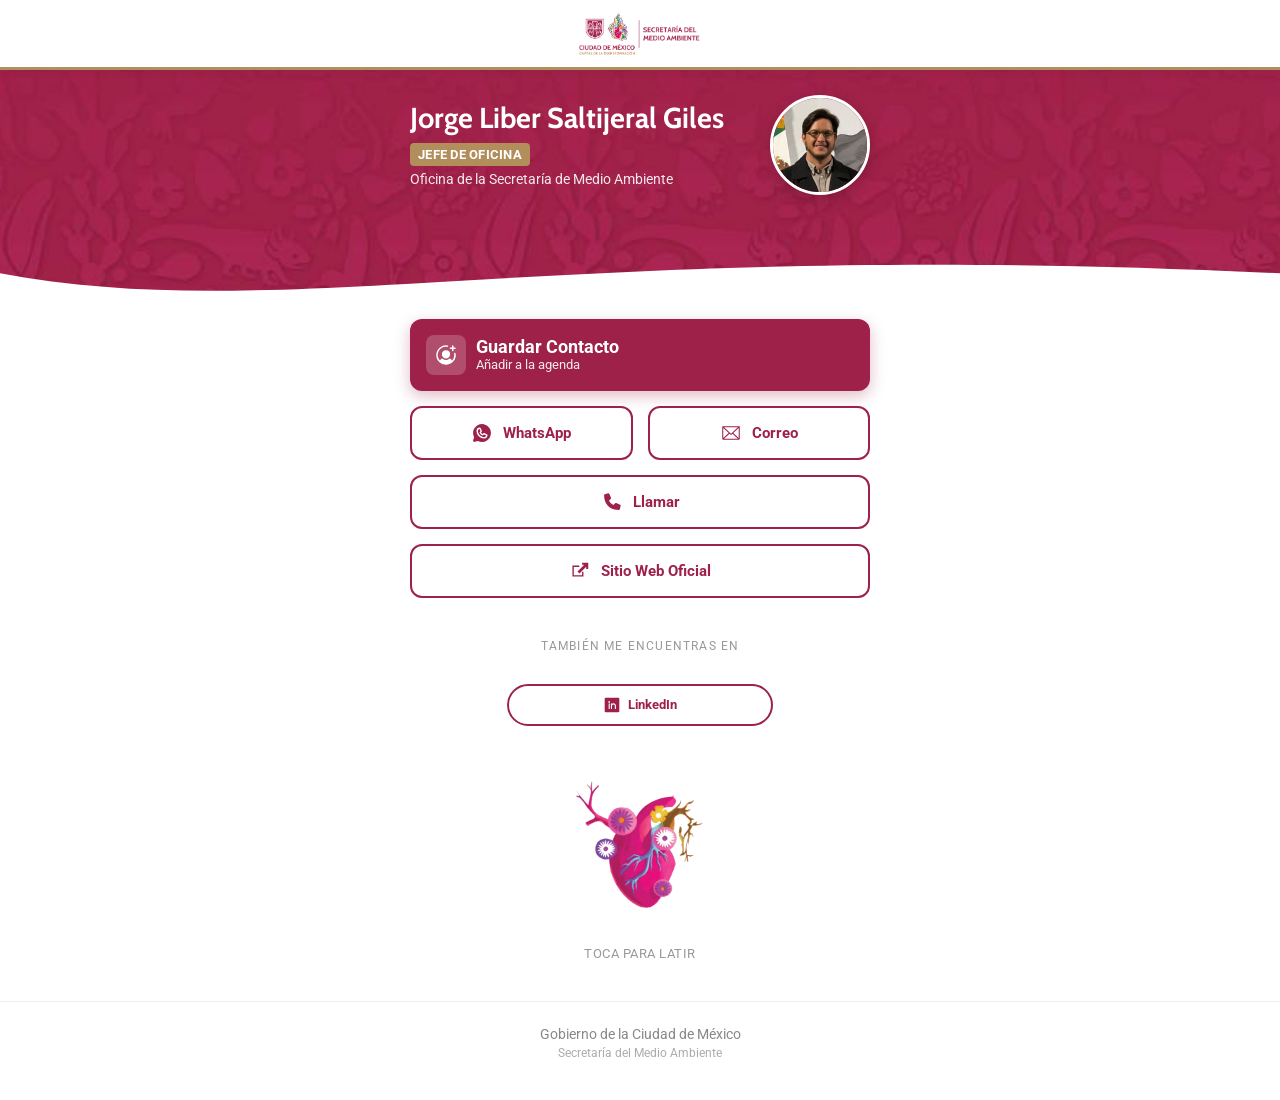
<file: jorge-liber-saltijeral-giles/index.html>
<!DOCTYPE html>
<html lang="es">
<head>
  <meta charset="UTF-8" />
  <meta name="viewport" content="width=device-width, initial-scale=1" />
  <title>Jorge Liber Saltijeral Giles — SEDEMA</title>

  <meta name="robots" content="noindex, nofollow" />
  <meta name="theme-color" content="#9d2148" />
  <meta name="description" content="Jefe de Oficina · Oficina de la Secretaría de Medio Ambiente · Secretaría del Medio Ambiente de la Ciudad de México" />
  <link rel="canonical" href="https://contactoverde.com/jorge-liber-saltijeral-giles/" />

  <meta property="og:type" content="profile" />
  <meta property="og:title" content="Jorge Liber Saltijeral Giles — SEDEMA" />
  <meta property="og:description" content="Jefe de Oficina · Oficina de la Secretaría de Medio Ambiente" />
  <meta property="og:url" content="https://contactoverde.com/jorge-liber-saltijeral-giles/" />
  
  <meta property="og:image" content="https://contactoverde.com/jorge-liber-saltijeral-giles/foto.jpg" />
  

  <link rel="preconnect" href="https://fonts.gstatic.com" crossorigin />
  <link href="https://fonts.googleapis.com/css2?family=Cabin:wght@700&family=Roboto:wght@400;500;700&display=swap" rel="stylesheet" />
  <link rel="stylesheet" href="../assets/styles.css" />
</head>

<body>

  <header class="top-bar animate-in delay-1">
    <img src="../assets/logo.png" alt="Gobierno de la Ciudad de México · Secretaría del Medio Ambiente" width="257" height="50" />
  </header>

  <section class="hero animate-in delay-2">
    <div class="wrap">
      <div class="hero-content">
        <div class="textos">
          <h1>Jorge Liber Saltijeral Giles</h1>
          
          <div class="badge">Jefe de Oficina</div>
          
          <p class="org">Oficina de la Secretaría de Medio Ambiente</p>
        </div>
        
        <img class="avatar animate-pop delay-3" src="foto.jpg" alt="Fotografía de Jorge Liber Saltijeral Giles" width="100" height="100" />
        
        
      </div>
    </div>
    <div class="curve">
      <svg viewBox="0 0 1440 100" preserveAspectRatio="none" aria-hidden="true" focusable="false">
        <path fill="#fff" d="M0,60 C320,120 620,20 1440,60 L1440,100 L0,100 Z" />
      </svg>
    </div>
  </section>

  <section class="actions-bg">
    <main class="wrap actions">

      <a class="btn btn-primary animate-up delay-4" href="contacto.vcf" download="jorge_liber_saltijeral_giles_SEDEMA.vcf">
        <div class="icon-box">
          <svg viewBox="0 0 256 256" aria-hidden="true"><path fill="currentColor" d="M128,76a44,44,0,1,1-44,44A44,44,0,0,1,128,76Zm48-12h16V80a8,8,0,0,0,16,0V64h16a8,8,0,0,0,0-16H208V32a8,8,0,0,0-16,0V48H176a8,8,0,0,0,0,16Zm45.35,40.11a8,8,0,0,0-6.57,9.21A88.85,88.85,0,0,1,216,128a87.62,87.62,0,0,1-22.24,58.41A79.86,79.86,0,0,0,172,165.1a4,4,0,0,0-4.84.32,59.81,59.81,0,0,1-78.27,0A4,4,0,0,0,84,165.1a79.71,79.71,0,0,0-21.79,21.31A88,88,0,0,1,128,40a88.76,88.76,0,0,1,14.68,1.22,8,8,0,0,0,2.64-15.78,103.92,103.92,0,1,0,85.24,85.24A8,8,0,0,0,221.35,104.11Z"/></svg>
        </div>
        <div class="btn-text">
          <span class="title">Guardar Contacto</span>
          <span class="subtitle">Añadir a la agenda</span>
        </div>
      </a>

      <div class="grid-auto">
        
        <a class="btn animate-up delay-5" href="https://wa.me/525533312276" target="_blank" rel="noopener">
          <svg class="icon" viewBox="0 0 256 256" aria-hidden="true"><path fill="#9d2148" d="M152.58,145.23l23,11.48A24,24,0,0,1,152,176a72.08,72.08,0,0,1-72-72A24,24,0,0,1,99.29,80.46l11.48,23L101,118a8,8,0,0,0-.73,7.51,56.47,56.47,0,0,0,30.15,30.15A8,8,0,0,0,138,155ZM232,128A104,104,0,0,1,79.12,219.82L45.07,231.17a16,16,0,0,1-20.24-20.24l11.35-34.05A104,104,0,1,1,232,128Zm-40,24a8,8,0,0,0-4.42-7.16l-32-16a8,8,0,0,0-8,.5l-14.69,9.8a40.55,40.55,0,0,1-16-16l9.8-14.69a8,8,0,0,0,.5-8l-16-32A8,8,0,0,0,104,64a40,40,0,0,0-40,40,88.1,88.1,0,0,0,88,88A40,40,0,0,0,192,152Z"/></svg>
          WhatsApp
        </a>
        

        
        <a class="btn animate-up delay-6" href="mailto:liber.sedema@gmail.com">
          <svg class="icon" viewBox="0 0 256 256" aria-hidden="true"><path fill="#9d2148" d="M224,50H32a6,6,0,0,0-6,6V192a14,14,0,0,0,14,14H216a14,14,0,0,0,14-14V56A6,6,0,0,0,224,50Zm-96,85.86L47.42,62H208.58ZM101.67,128,38,186.36V69.64Zm8.88,8.14L124,148.42a6,6,0,0,0,8.1,0l13.4-12.28L208.58,194H47.43ZM154.33,128,218,69.64V186.36Z"/></svg>
          Correo
        </a>
        

        
        <a class="btn animate-up delay-6" href="tel:525533312276">
          <svg class="icon" viewBox="0 0 256 256" aria-hidden="true"><path fill="#9d2148" d="M222.4 158.6l-45.2-19.4a12 12 0 0 0-12.8 2.5l-21.6 21.6a108.5 108.5 0 0 1-50.1-50.1l21.6-21.6a12 12 0 0 0 2.5-12.8L97.4 33.6A12 12 0 0 0 83.9 26.7L44.7 37.4A12 12 0 0 0 36 49.3C36 154.1 101.9 220 206.7 220a12 12 0 0 0 11.9-8.7l10.7-39.2a12 12 0 0 0-6.9-13.5Z"/></svg>
          Llamar
        </a>
        

      </div>

      <a class="btn animate-up delay-8" href="https://sedema.cdmx.gob.mx/" target="_blank" rel="noopener">
        <svg class="icon" viewBox="0 0 256 256" aria-hidden="true"><path fill="#9d2148" d="M152 32h72v72h-24V78.6L121.9 156l-22.6-22.6L177.4 56H152V32ZM40 64h80v16H56v96h96v-40h16v56H40V64Z"/></svg>
        Sitio Web Oficial
      </a>

      
      <p class="social-titulo">También me encuentras en</p>
      <div class="social-row animate-up delay-9">

        
        <a class="social-btn" href="https://www.linkedin.com/in/jorge-liber-saltijeral-giles-628a7740/" target="_blank" rel="noopener" aria-label="Perfil de LinkedIn">
          <svg class="social-icon" viewBox="0 0 256 256" aria-hidden="true"><path d="M216,24H40A16,16,0,0,0,24,40V216a16,16,0,0,0,16,16H216a16,16,0,0,0,16-16V40A16,16,0,0,0,216,24ZM96,176a8,8,0,0,1-16,0V112a8,8,0,0,1,16,0ZM88,96a12,12,0,1,1,12-12A12,12,0,0,1,88,96Zm96,80a8,8,0,0,1-16,0V140a20,20,0,0,0-40,0v36a8,8,0,0,1-16,0V112a8,8,0,0,1,15.79-1.78A36,36,0,0,1,184,140Z"/></svg>
          LinkedIn
        </a>
        

        

        

        

      </div>
      

    </main>

    <div class="heart-container animate-up delay-9">
      <img src="../assets/corazon.png" alt="Corazón de la Ciudad de México" class="hero-heart" id="heart-interactive" width="130" height="171" />
      <span class="tap-hint">Toca para latir</span>
    </div>

    <footer class="footer animate-in delay-9">
      <p>Gobierno de la Ciudad de México</p>
      <p class="footer-sub">Secretaría del Medio Ambiente</p>
    </footer>

  </section>

  <audio id="heart-audio" src="../assets/latido.mp3" preload="none"></audio>

  <script>
    (function () {
      var heart = document.getElementById('heart-interactive');
      var audio = document.getElementById('heart-audio');
      if (!heart) return;

      heart.addEventListener('click', function () {
        if (audio) {
          try { audio.currentTime = 0; audio.play().catch(function () {}); } catch (e) {}
        }
        heart.classList.remove('thump');
        void heart.offsetWidth;
        heart.classList.add('thump');
      });
    })();
  </script>
</body>
</html>
</file>
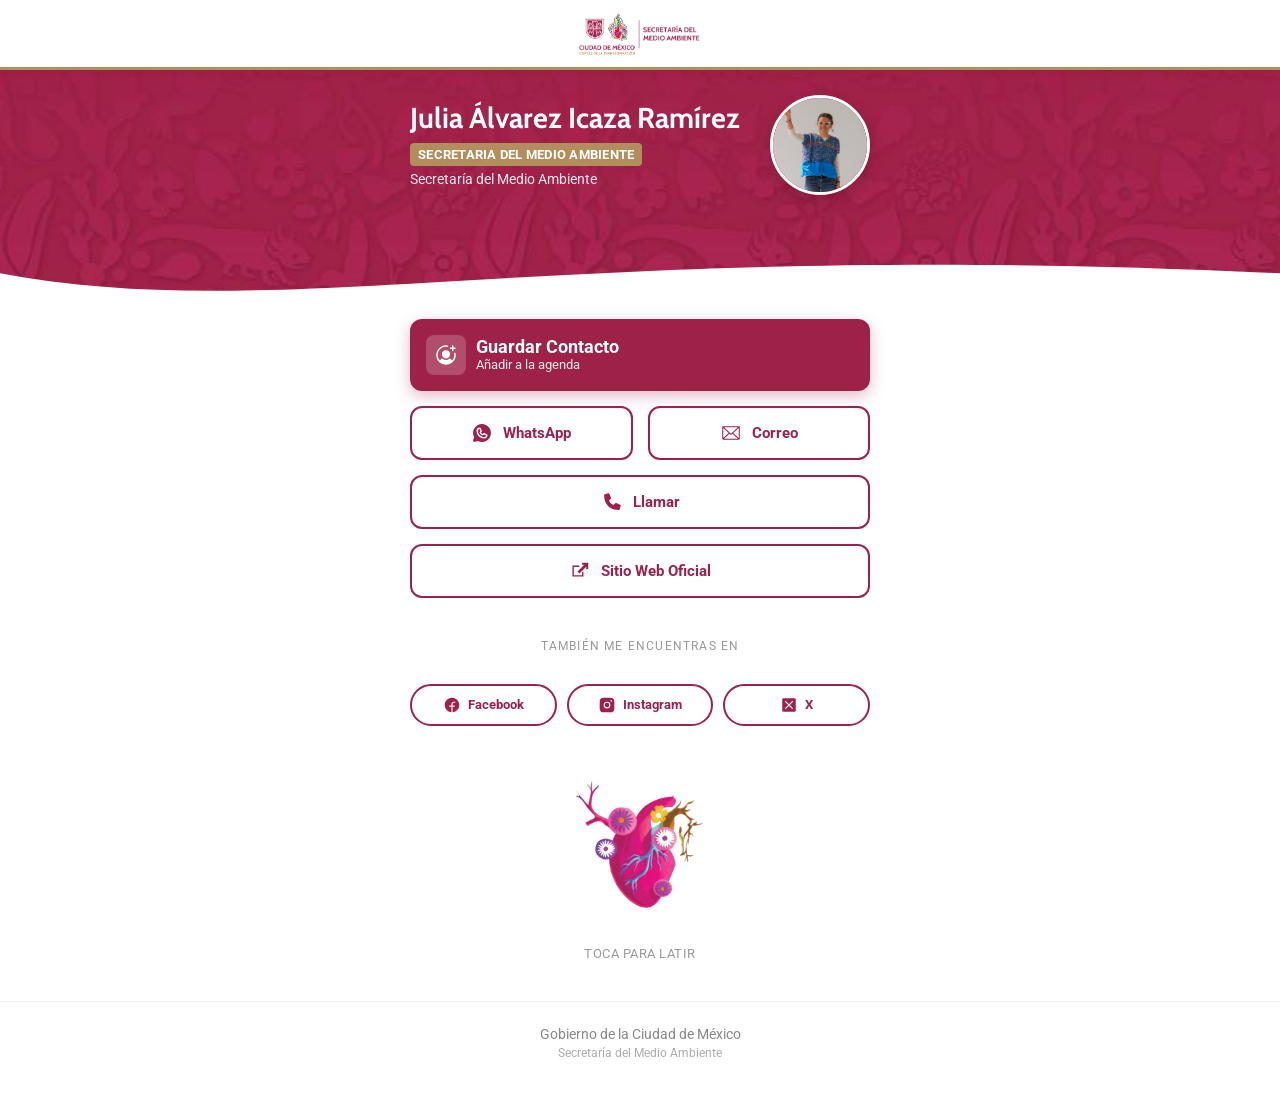
<file: julia-alvarez-icaza-ramirez/index.html>
<!DOCTYPE html>
<html lang="es">
<head>
  <meta charset="UTF-8" />
  <meta name="viewport" content="width=device-width, initial-scale=1" />
  <title>Julia Álvarez Icaza Ramírez — SEDEMA</title>

  <meta name="robots" content="noindex, nofollow" />
  <meta name="theme-color" content="#9d2148" />
  <meta name="description" content="Secretaria del Medio Ambiente · Secretaría del Medio Ambiente · Secretaría del Medio Ambiente de la Ciudad de México" />
  <link rel="canonical" href="https://contactoverde.com/julia-alvarez-icaza-ramirez/" />

  <meta property="og:type" content="profile" />
  <meta property="og:title" content="Julia Álvarez Icaza Ramírez — SEDEMA" />
  <meta property="og:description" content="Secretaria del Medio Ambiente · Secretaría del Medio Ambiente" />
  <meta property="og:url" content="https://contactoverde.com/julia-alvarez-icaza-ramirez/" />
  
  <meta property="og:image" content="https://contactoverde.com/julia-alvarez-icaza-ramirez/foto.jpg" />
  

  <link rel="preconnect" href="https://fonts.gstatic.com" crossorigin />
  <link href="https://fonts.googleapis.com/css2?family=Cabin:wght@700&family=Roboto:wght@400;500;700&display=swap" rel="stylesheet" />
  <link rel="stylesheet" href="../assets/styles.css" />
</head>

<body>

  <header class="top-bar animate-in delay-1">
    <img src="../assets/logo.png" alt="Gobierno de la Ciudad de México · Secretaría del Medio Ambiente" width="257" height="50" />
  </header>

  <section class="hero animate-in delay-2">
    <div class="wrap">
      <div class="hero-content">
        <div class="textos">
          <h1>Julia Álvarez Icaza Ramírez</h1>
          
          <div class="badge badge--largo">Secretaria del Medio Ambiente</div>
          
          <p class="org">Secretaría del Medio Ambiente</p>
        </div>
        
        <img class="avatar animate-pop delay-3" src="foto.jpg" alt="Fotografía de Julia Álvarez Icaza Ramírez" width="100" height="100" />
        
        
      </div>
    </div>
    <div class="curve">
      <svg viewBox="0 0 1440 100" preserveAspectRatio="none" aria-hidden="true" focusable="false">
        <path fill="#fff" d="M0,60 C320,120 620,20 1440,60 L1440,100 L0,100 Z" />
      </svg>
    </div>
  </section>

  <section class="actions-bg">
    <main class="wrap actions">

      <a class="btn btn-primary animate-up delay-4" href="contacto.vcf" download="julia_alvarez_icaza_ramirez_SEDEMA.vcf">
        <div class="icon-box">
          <svg viewBox="0 0 256 256" aria-hidden="true"><path fill="currentColor" d="M128,76a44,44,0,1,1-44,44A44,44,0,0,1,128,76Zm48-12h16V80a8,8,0,0,0,16,0V64h16a8,8,0,0,0,0-16H208V32a8,8,0,0,0-16,0V48H176a8,8,0,0,0,0,16Zm45.35,40.11a8,8,0,0,0-6.57,9.21A88.85,88.85,0,0,1,216,128a87.62,87.62,0,0,1-22.24,58.41A79.86,79.86,0,0,0,172,165.1a4,4,0,0,0-4.84.32,59.81,59.81,0,0,1-78.27,0A4,4,0,0,0,84,165.1a79.71,79.71,0,0,0-21.79,21.31A88,88,0,0,1,128,40a88.76,88.76,0,0,1,14.68,1.22,8,8,0,0,0,2.64-15.78,103.92,103.92,0,1,0,85.24,85.24A8,8,0,0,0,221.35,104.11Z"/></svg>
        </div>
        <div class="btn-text">
          <span class="title">Guardar Contacto</span>
          <span class="subtitle">Añadir a la agenda</span>
        </div>
      </a>

      <div class="grid-auto">
        
        <a class="btn animate-up delay-5" href="https://wa.me/525544416261" target="_blank" rel="noopener">
          <svg class="icon" viewBox="0 0 256 256" aria-hidden="true"><path fill="#9d2148" d="M152.58,145.23l23,11.48A24,24,0,0,1,152,176a72.08,72.08,0,0,1-72-72A24,24,0,0,1,99.29,80.46l11.48,23L101,118a8,8,0,0,0-.73,7.51,56.47,56.47,0,0,0,30.15,30.15A8,8,0,0,0,138,155ZM232,128A104,104,0,0,1,79.12,219.82L45.07,231.17a16,16,0,0,1-20.24-20.24l11.35-34.05A104,104,0,1,1,232,128Zm-40,24a8,8,0,0,0-4.42-7.16l-32-16a8,8,0,0,0-8,.5l-14.69,9.8a40.55,40.55,0,0,1-16-16l9.8-14.69a8,8,0,0,0,.5-8l-16-32A8,8,0,0,0,104,64a40,40,0,0,0-40,40,88.1,88.1,0,0,0,88,88A40,40,0,0,0,192,152Z"/></svg>
          WhatsApp
        </a>
        

        
        <a class="btn animate-up delay-6" href="mailto:oficinasecretaria.sedema@gmail.com">
          <svg class="icon" viewBox="0 0 256 256" aria-hidden="true"><path fill="#9d2148" d="M224,50H32a6,6,0,0,0-6,6V192a14,14,0,0,0,14,14H216a14,14,0,0,0,14-14V56A6,6,0,0,0,224,50Zm-96,85.86L47.42,62H208.58ZM101.67,128,38,186.36V69.64Zm8.88,8.14L124,148.42a6,6,0,0,0,8.1,0l13.4-12.28L208.58,194H47.43ZM154.33,128,218,69.64V186.36Z"/></svg>
          Correo
        </a>
        

        
        <a class="btn animate-up delay-6" href="tel:525544416261">
          <svg class="icon" viewBox="0 0 256 256" aria-hidden="true"><path fill="#9d2148" d="M222.4 158.6l-45.2-19.4a12 12 0 0 0-12.8 2.5l-21.6 21.6a108.5 108.5 0 0 1-50.1-50.1l21.6-21.6a12 12 0 0 0 2.5-12.8L97.4 33.6A12 12 0 0 0 83.9 26.7L44.7 37.4A12 12 0 0 0 36 49.3C36 154.1 101.9 220 206.7 220a12 12 0 0 0 11.9-8.7l10.7-39.2a12 12 0 0 0-6.9-13.5Z"/></svg>
          Llamar
        </a>
        

      </div>

      <a class="btn animate-up delay-8" href="https://sedema.cdmx.gob.mx/" target="_blank" rel="noopener">
        <svg class="icon" viewBox="0 0 256 256" aria-hidden="true"><path fill="#9d2148" d="M152 32h72v72h-24V78.6L121.9 156l-22.6-22.6L177.4 56H152V32ZM40 64h80v16H56v96h96v-40h16v56H40V64Z"/></svg>
        Sitio Web Oficial
      </a>

      
      <p class="social-titulo">También me encuentras en</p>
      <div class="social-row animate-up delay-9">

        

        
        <a class="social-btn" href="https://www.facebook.com/profile.php?id=61567920074138" target="_blank" rel="noopener" aria-label="Perfil de Facebook">
          <svg class="social-icon" viewBox="0 0 256 256" aria-hidden="true"><path d="M232,128a104.16,104.16,0,0,1-91.55,103.26,4,4,0,0,1-4.45-4V152h24a8,8,0,0,0,8-8.53,8.17,8.17,0,0,0-8.25-7.47H136V112a16,16,0,0,1,16-16h16a8,8,0,0,0,8-8.53A8.17,8.17,0,0,0,167.73,80H152a32,32,0,0,0-32,32v24H96a8,8,0,0,0-8,8.53A8.17,8.17,0,0,0,96.27,152H120v75.28a4,4,0,0,1-4.44,4A104.15,104.15,0,0,1,24.07,124.09c2-54,45.74-97.9,99.78-100A104.12,104.12,0,0,1,232,128Z"/></svg>
          Facebook
        </a>
        

        
        <a class="social-btn" href="https://www.instagram.com/juliaalvarezicaza/?hl=es" target="_blank" rel="noopener" aria-label="Perfil de Instagram">
          <svg class="social-icon" viewBox="0 0 256 256" aria-hidden="true"><path d="M176,24H80A56.06,56.06,0,0,0,24,80v96a56.06,56.06,0,0,0,56,56h96a56.06,56.06,0,0,0,56-56V80A56.06,56.06,0,0,0,176,24ZM128,176a48,48,0,1,1,48-48A48.05,48.05,0,0,1,128,176Zm60-96a12,12,0,1,1,12-12A12,12,0,0,1,188,80Zm-28,48a32,32,0,1,1-32-32A32,32,0,0,1,160,128Z"/></svg>
          Instagram
        </a>
        

        
        <a class="social-btn" href="https://x.com/Jualicra?s=20" target="_blank" rel="noopener" aria-label="Perfil en X">
          <svg class="social-icon" viewBox="0 0 256 256" aria-hidden="true"><path d="M208,32H48A16,16,0,0,0,32,48V208a16,16,0,0,0,16,16H208a16,16,0,0,0,16-16V48A16,16,0,0,0,208,32ZM181.66,170.34a8,8,0,0,1-11.32,11.32L128,139.31,85.66,181.66a8,8,0,0,1-11.32-11.32L116.69,128,74.34,85.66A8,8,0,0,1,85.66,74.34L128,116.69l42.34-42.35a8,8,0,0,1,11.32,11.32L139.31,128Z"/></svg>
          X
        </a>
        

      </div>
      

    </main>

    <div class="heart-container animate-up delay-9">
      <img src="../assets/corazon.png" alt="Corazón de la Ciudad de México" class="hero-heart" id="heart-interactive" width="130" height="171" />
      <span class="tap-hint">Toca para latir</span>
    </div>

    <footer class="footer animate-in delay-9">
      <p>Gobierno de la Ciudad de México</p>
      <p class="footer-sub">Secretaría del Medio Ambiente</p>
    </footer>

  </section>

  <audio id="heart-audio" src="../assets/latido.mp3" preload="none"></audio>

  <script>
    (function () {
      var heart = document.getElementById('heart-interactive');
      var audio = document.getElementById('heart-audio');
      if (!heart) return;

      heart.addEventListener('click', function () {
        if (audio) {
          try { audio.currentTime = 0; audio.play().catch(function () {}); } catch (e) {}
        }
        heart.classList.remove('thump');
        void heart.offsetWidth;
        heart.classList.add('thump');
      });
    })();
  </script>
</body>
</html>
</file>
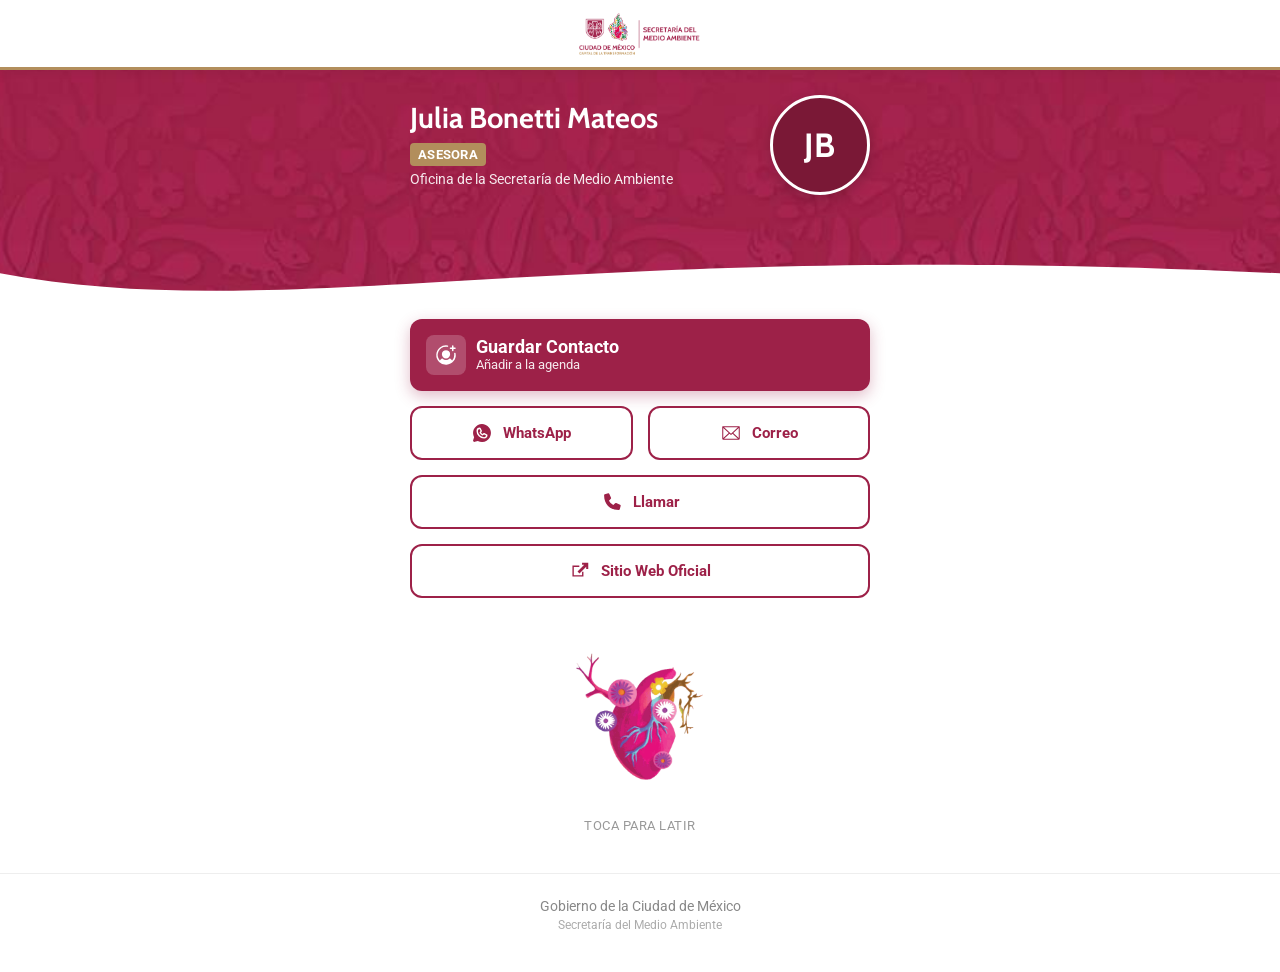
<file: julia-bonetti-mateos/index.html>
<!DOCTYPE html>
<html lang="es">
<head>
  <meta charset="UTF-8" />
  <meta name="viewport" content="width=device-width, initial-scale=1" />
  <title>Julia Bonetti Mateos — SEDEMA</title>

  <meta name="robots" content="noindex, nofollow" />
  <meta name="theme-color" content="#9d2148" />
  <meta name="description" content="Asesora · Oficina de la Secretaría de Medio Ambiente · Secretaría del Medio Ambiente de la Ciudad de México" />
  <link rel="canonical" href="https://contactoverde.com/julia-bonetti-mateos/" />

  <meta property="og:type" content="profile" />
  <meta property="og:title" content="Julia Bonetti Mateos — SEDEMA" />
  <meta property="og:description" content="Asesora · Oficina de la Secretaría de Medio Ambiente" />
  <meta property="og:url" content="https://contactoverde.com/julia-bonetti-mateos/" />
  

  <link rel="preconnect" href="https://fonts.gstatic.com" crossorigin />
  <link href="https://fonts.googleapis.com/css2?family=Cabin:wght@700&family=Roboto:wght@400;500;700&display=swap" rel="stylesheet" />
  <link rel="stylesheet" href="../assets/styles.css" />
</head>

<body>

  <header class="top-bar animate-in delay-1">
    <img src="../assets/logo.png" alt="Gobierno de la Ciudad de México · Secretaría del Medio Ambiente" width="257" height="50" />
  </header>

  <section class="hero animate-in delay-2">
    <div class="wrap">
      <div class="hero-content">
        <div class="textos">
          <h1>Julia Bonetti Mateos</h1>
          
          <div class="badge">Asesora</div>
          
          <p class="org">Oficina de la Secretaría de Medio Ambiente</p>
        </div>
        
        
        <div class="avatar-iniciales animate-pop delay-3" aria-hidden="true">JB</div>
        
      </div>
    </div>
    <div class="curve">
      <svg viewBox="0 0 1440 100" preserveAspectRatio="none" aria-hidden="true" focusable="false">
        <path fill="#fff" d="M0,60 C320,120 620,20 1440,60 L1440,100 L0,100 Z" />
      </svg>
    </div>
  </section>

  <section class="actions-bg">
    <main class="wrap actions">

      <a class="btn btn-primary animate-up delay-4" href="contacto.vcf" download="julia_bonetti_mateos_SEDEMA.vcf">
        <div class="icon-box">
          <svg viewBox="0 0 256 256" aria-hidden="true"><path fill="currentColor" d="M128,76a44,44,0,1,1-44,44A44,44,0,0,1,128,76Zm48-12h16V80a8,8,0,0,0,16,0V64h16a8,8,0,0,0,0-16H208V32a8,8,0,0,0-16,0V48H176a8,8,0,0,0,0,16Zm45.35,40.11a8,8,0,0,0-6.57,9.21A88.85,88.85,0,0,1,216,128a87.62,87.62,0,0,1-22.24,58.41A79.86,79.86,0,0,0,172,165.1a4,4,0,0,0-4.84.32,59.81,59.81,0,0,1-78.27,0A4,4,0,0,0,84,165.1a79.71,79.71,0,0,0-21.79,21.31A88,88,0,0,1,128,40a88.76,88.76,0,0,1,14.68,1.22,8,8,0,0,0,2.64-15.78,103.92,103.92,0,1,0,85.24,85.24A8,8,0,0,0,221.35,104.11Z"/></svg>
        </div>
        <div class="btn-text">
          <span class="title">Guardar Contacto</span>
          <span class="subtitle">Añadir a la agenda</span>
        </div>
      </a>

      <div class="grid-auto">
        
        <a class="btn animate-up delay-5" href="https://wa.me/525555059276" target="_blank" rel="noopener">
          <svg class="icon" viewBox="0 0 256 256" aria-hidden="true"><path fill="#9d2148" d="M152.58,145.23l23,11.48A24,24,0,0,1,152,176a72.08,72.08,0,0,1-72-72A24,24,0,0,1,99.29,80.46l11.48,23L101,118a8,8,0,0,0-.73,7.51,56.47,56.47,0,0,0,30.15,30.15A8,8,0,0,0,138,155ZM232,128A104,104,0,0,1,79.12,219.82L45.07,231.17a16,16,0,0,1-20.24-20.24l11.35-34.05A104,104,0,1,1,232,128Zm-40,24a8,8,0,0,0-4.42-7.16l-32-16a8,8,0,0,0-8,.5l-14.69,9.8a40.55,40.55,0,0,1-16-16l9.8-14.69a8,8,0,0,0,.5-8l-16-32A8,8,0,0,0,104,64a40,40,0,0,0-40,40,88.1,88.1,0,0,0,88,88A40,40,0,0,0,192,152Z"/></svg>
          WhatsApp
        </a>
        

        
        <a class="btn animate-up delay-6" href="mailto:bonettijulia@gmail.com">
          <svg class="icon" viewBox="0 0 256 256" aria-hidden="true"><path fill="#9d2148" d="M224,50H32a6,6,0,0,0-6,6V192a14,14,0,0,0,14,14H216a14,14,0,0,0,14-14V56A6,6,0,0,0,224,50Zm-96,85.86L47.42,62H208.58ZM101.67,128,38,186.36V69.64Zm8.88,8.14L124,148.42a6,6,0,0,0,8.1,0l13.4-12.28L208.58,194H47.43ZM154.33,128,218,69.64V186.36Z"/></svg>
          Correo
        </a>
        

        
        <a class="btn animate-up delay-6" href="tel:525555059276">
          <svg class="icon" viewBox="0 0 256 256" aria-hidden="true"><path fill="#9d2148" d="M222.4 158.6l-45.2-19.4a12 12 0 0 0-12.8 2.5l-21.6 21.6a108.5 108.5 0 0 1-50.1-50.1l21.6-21.6a12 12 0 0 0 2.5-12.8L97.4 33.6A12 12 0 0 0 83.9 26.7L44.7 37.4A12 12 0 0 0 36 49.3C36 154.1 101.9 220 206.7 220a12 12 0 0 0 11.9-8.7l10.7-39.2a12 12 0 0 0-6.9-13.5Z"/></svg>
          Llamar
        </a>
        

      </div>

      <a class="btn animate-up delay-8" href="https://sedema.cdmx.gob.mx/" target="_blank" rel="noopener">
        <svg class="icon" viewBox="0 0 256 256" aria-hidden="true"><path fill="#9d2148" d="M152 32h72v72h-24V78.6L121.9 156l-22.6-22.6L177.4 56H152V32ZM40 64h80v16H56v96h96v-40h16v56H40V64Z"/></svg>
        Sitio Web Oficial
      </a>

      

    </main>

    <div class="heart-container animate-up delay-9">
      <img src="../assets/corazon.png" alt="Corazón de la Ciudad de México" class="hero-heart" id="heart-interactive" width="130" height="171" />
      <span class="tap-hint">Toca para latir</span>
    </div>

    <footer class="footer animate-in delay-9">
      <p>Gobierno de la Ciudad de México</p>
      <p class="footer-sub">Secretaría del Medio Ambiente</p>
    </footer>

  </section>

  <audio id="heart-audio" src="../assets/latido.mp3" preload="none"></audio>

  <script>
    (function () {
      var heart = document.getElementById('heart-interactive');
      var audio = document.getElementById('heart-audio');
      if (!heart) return;

      heart.addEventListener('click', function () {
        if (audio) {
          try { audio.currentTime = 0; audio.play().catch(function () {}); } catch (e) {}
        }
        heart.classList.remove('thump');
        void heart.offsetWidth;
        heart.classList.add('thump');
      });
    })();
  </script>
</body>
</html>
</file>
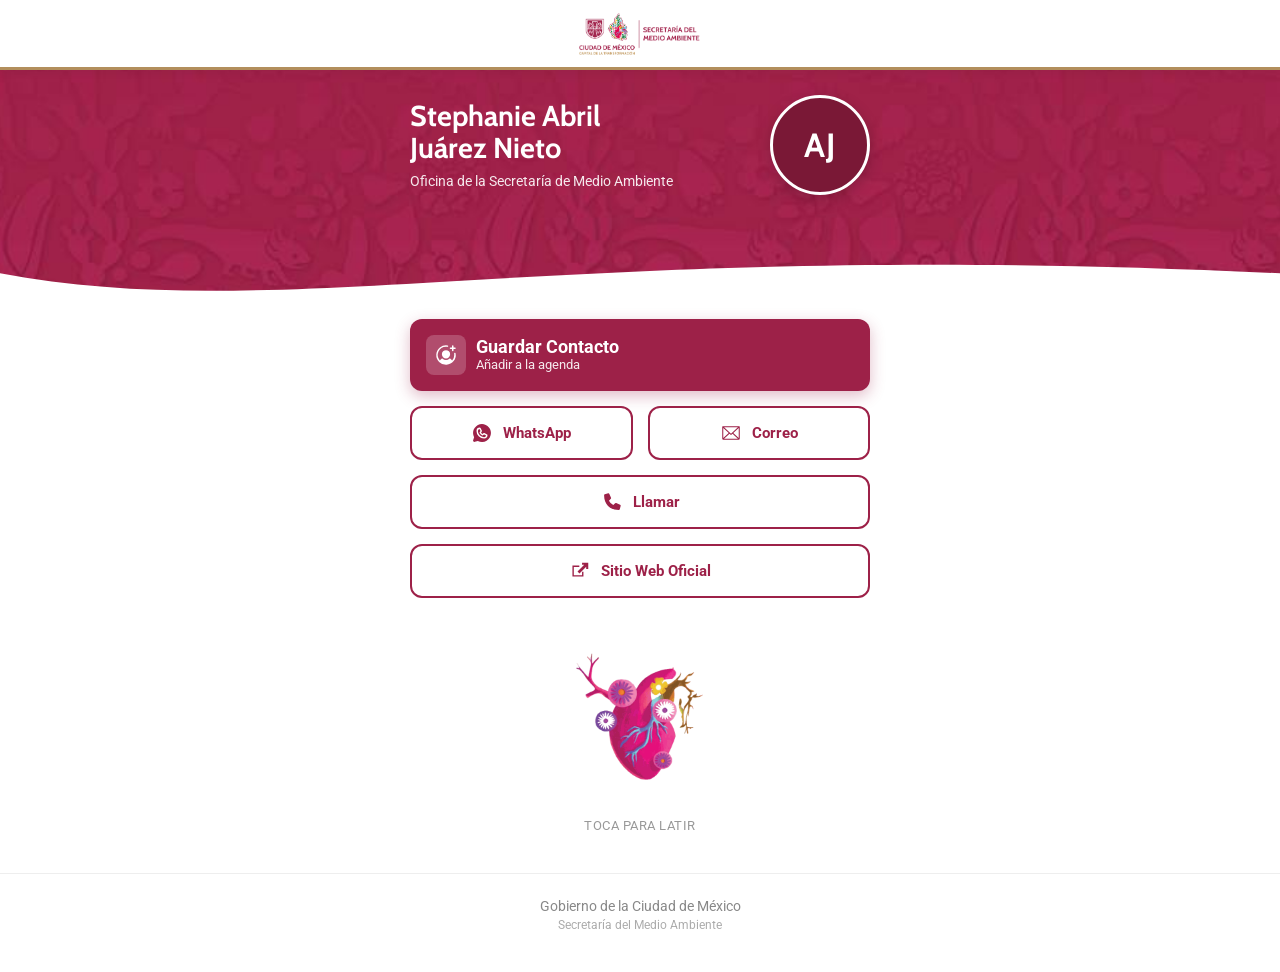
<file: stephanie-abril-juarez-nieto/index.html>
<!DOCTYPE html>
<html lang="es">
<head>
  <meta charset="UTF-8" />
  <meta name="viewport" content="width=device-width, initial-scale=1" />
  <title>Stephanie Abril Juárez Nieto — SEDEMA</title>

  <meta name="robots" content="noindex, nofollow" />
  <meta name="theme-color" content="#9d2148" />
  <meta name="description" content="Oficina de la Secretaría de Medio Ambiente · Secretaría del Medio Ambiente de la Ciudad de México" />
  <link rel="canonical" href="https://contactoverde.com/stephanie-abril-juarez-nieto/" />

  <meta property="og:type" content="profile" />
  <meta property="og:title" content="Stephanie Abril Juárez Nieto — SEDEMA" />
  <meta property="og:description" content="Oficina de la Secretaría de Medio Ambiente" />
  <meta property="og:url" content="https://contactoverde.com/stephanie-abril-juarez-nieto/" />
  

  <link rel="preconnect" href="https://fonts.gstatic.com" crossorigin />
  <link href="https://fonts.googleapis.com/css2?family=Cabin:wght@700&family=Roboto:wght@400;500;700&display=swap" rel="stylesheet" />
  <link rel="stylesheet" href="../assets/styles.css" />
</head>

<body>

  <header class="top-bar animate-in delay-1">
    <img src="../assets/logo.png" alt="Gobierno de la Ciudad de México · Secretaría del Medio Ambiente" width="257" height="50" />
  </header>

  <section class="hero animate-in delay-2">
    <div class="wrap">
      <div class="hero-content">
        <div class="textos">
          <h1>Stephanie Abril Juárez Nieto</h1>
          
          <p class="org">Oficina de la Secretaría de Medio Ambiente</p>
        </div>
        
        
        <div class="avatar-iniciales animate-pop delay-3" aria-hidden="true">AJ</div>
        
      </div>
    </div>
    <div class="curve">
      <svg viewBox="0 0 1440 100" preserveAspectRatio="none" aria-hidden="true" focusable="false">
        <path fill="#fff" d="M0,60 C320,120 620,20 1440,60 L1440,100 L0,100 Z" />
      </svg>
    </div>
  </section>

  <section class="actions-bg">
    <main class="wrap actions">

      <a class="btn btn-primary animate-up delay-4" href="contacto.vcf" download="stephanie_abril_juarez_nieto_SEDEMA.vcf">
        <div class="icon-box">
          <svg viewBox="0 0 256 256" aria-hidden="true"><path fill="currentColor" d="M128,76a44,44,0,1,1-44,44A44,44,0,0,1,128,76Zm48-12h16V80a8,8,0,0,0,16,0V64h16a8,8,0,0,0,0-16H208V32a8,8,0,0,0-16,0V48H176a8,8,0,0,0,0,16Zm45.35,40.11a8,8,0,0,0-6.57,9.21A88.85,88.85,0,0,1,216,128a87.62,87.62,0,0,1-22.24,58.41A79.86,79.86,0,0,0,172,165.1a4,4,0,0,0-4.84.32,59.81,59.81,0,0,1-78.27,0A4,4,0,0,0,84,165.1a79.71,79.71,0,0,0-21.79,21.31A88,88,0,0,1,128,40a88.76,88.76,0,0,1,14.68,1.22,8,8,0,0,0,2.64-15.78,103.92,103.92,0,1,0,85.24,85.24A8,8,0,0,0,221.35,104.11Z"/></svg>
        </div>
        <div class="btn-text">
          <span class="title">Guardar Contacto</span>
          <span class="subtitle">Añadir a la agenda</span>
        </div>
      </a>

      <div class="grid-auto">
        
        <a class="btn animate-up delay-5" href="https://wa.me/525514937583" target="_blank" rel="noopener">
          <svg class="icon" viewBox="0 0 256 256" aria-hidden="true"><path fill="#9d2148" d="M152.58,145.23l23,11.48A24,24,0,0,1,152,176a72.08,72.08,0,0,1-72-72A24,24,0,0,1,99.29,80.46l11.48,23L101,118a8,8,0,0,0-.73,7.51,56.47,56.47,0,0,0,30.15,30.15A8,8,0,0,0,138,155ZM232,128A104,104,0,0,1,79.12,219.82L45.07,231.17a16,16,0,0,1-20.24-20.24l11.35-34.05A104,104,0,1,1,232,128Zm-40,24a8,8,0,0,0-4.42-7.16l-32-16a8,8,0,0,0-8,.5l-14.69,9.8a40.55,40.55,0,0,1-16-16l9.8-14.69a8,8,0,0,0,.5-8l-16-32A8,8,0,0,0,104,64a40,40,0,0,0-40,40,88.1,88.1,0,0,0,88,88A40,40,0,0,0,192,152Z"/></svg>
          WhatsApp
        </a>
        

        
        <a class="btn animate-up delay-6" href="mailto:abriljn.sma@gmail.com">
          <svg class="icon" viewBox="0 0 256 256" aria-hidden="true"><path fill="#9d2148" d="M224,50H32a6,6,0,0,0-6,6V192a14,14,0,0,0,14,14H216a14,14,0,0,0,14-14V56A6,6,0,0,0,224,50Zm-96,85.86L47.42,62H208.58ZM101.67,128,38,186.36V69.64Zm8.88,8.14L124,148.42a6,6,0,0,0,8.1,0l13.4-12.28L208.58,194H47.43ZM154.33,128,218,69.64V186.36Z"/></svg>
          Correo
        </a>
        

        
        <a class="btn animate-up delay-6" href="tel:525514937583">
          <svg class="icon" viewBox="0 0 256 256" aria-hidden="true"><path fill="#9d2148" d="M222.4 158.6l-45.2-19.4a12 12 0 0 0-12.8 2.5l-21.6 21.6a108.5 108.5 0 0 1-50.1-50.1l21.6-21.6a12 12 0 0 0 2.5-12.8L97.4 33.6A12 12 0 0 0 83.9 26.7L44.7 37.4A12 12 0 0 0 36 49.3C36 154.1 101.9 220 206.7 220a12 12 0 0 0 11.9-8.7l10.7-39.2a12 12 0 0 0-6.9-13.5Z"/></svg>
          Llamar
        </a>
        

      </div>

      <a class="btn animate-up delay-8" href="https://sedema.cdmx.gob.mx/" target="_blank" rel="noopener">
        <svg class="icon" viewBox="0 0 256 256" aria-hidden="true"><path fill="#9d2148" d="M152 32h72v72h-24V78.6L121.9 156l-22.6-22.6L177.4 56H152V32ZM40 64h80v16H56v96h96v-40h16v56H40V64Z"/></svg>
        Sitio Web Oficial
      </a>

      

    </main>

    <div class="heart-container animate-up delay-9">
      <img src="../assets/corazon.png" alt="Corazón de la Ciudad de México" class="hero-heart" id="heart-interactive" width="130" height="171" />
      <span class="tap-hint">Toca para latir</span>
    </div>

    <footer class="footer animate-in delay-9">
      <p>Gobierno de la Ciudad de México</p>
      <p class="footer-sub">Secretaría del Medio Ambiente</p>
    </footer>

  </section>

  <audio id="heart-audio" src="../assets/latido.mp3" preload="none"></audio>

  <script>
    (function () {
      var heart = document.getElementById('heart-interactive');
      var audio = document.getElementById('heart-audio');
      if (!heart) return;

      heart.addEventListener('click', function () {
        if (audio) {
          try { audio.currentTime = 0; audio.play().catch(function () {}); } catch (e) {}
        }
        heart.classList.remove('thump');
        void heart.offsetWidth;
        heart.classList.add('thump');
      });
    })();
  </script>
</body>
</html>
</file>
<file: assets/styles.css>
/* =====================================================================
   Tarjetas digitales NFC — SEDEMA / Oficina de la Secretaría
   Hoja compartida por TODAS las tarjetas. No editar por persona.
   Paleta institucional: guinda #9d2148 · dorado #b28e5c
   ===================================================================== */

:root {
  --guinda: #9d2148;
  --guinda-oscuro: #7a1836;
  --dorado: #b28e5c;
  --gris: #55585a;
  --blanco: #ffffff;
  --radio: 12px;
  --ancho: 500px;
  --fuente-titulo: 'Cabin', 'Trebuchet MS', 'Segoe UI', sans-serif;
  --fuente-cuerpo: 'Roboto', -apple-system, BlinkMacSystemFont, 'Segoe UI', Arial, sans-serif;
}

* { box-sizing: border-box; -webkit-tap-highlight-color: transparent; }

body {
  margin: 0;
  font-family: var(--fuente-cuerpo);
  background: var(--blanco);
  color: #222;
  overscroll-behavior-y: none;
}

img { max-width: 100%; }

/* Accesibilidad: foco visible para navegación por teclado */
a:focus-visible, [tabindex]:focus-visible {
  outline: 3px solid var(--dorado);
  outline-offset: 3px;
}

/* ---------- Encabezado ---------- */
.top-bar {
  position: sticky; top: 0; z-index: 99;
  height: 70px;
  background: rgba(255,255,255,.95);
  backdrop-filter: blur(8px);
  -webkit-backdrop-filter: blur(8px);
  border-bottom: 3px solid var(--dorado);
  display: flex; justify-content: center; align-items: center;
  box-shadow: 0 2px 10px rgba(0,0,0,.05);
}
.top-bar img { height: 50px; width: auto; }

/* ---------- Portada ---------- */
.hero {
  background-color: var(--guinda);
  background-image: url('patron_rojo.jpg');
  background-size: 110%;
  background-position: center;
  color: #fff;
  padding-top: 25px;
  position: relative;
  overflow: hidden;
}

.wrap { max-width: var(--ancho); margin: 0 auto; padding: 0 20px; }

.hero-content {
  display: flex; align-items: center; justify-content: space-between;
  gap: 16px;
  margin-bottom: 25px;
}
.textos { min-width: 0; }
.textos h1 {
  font-family: var(--fuente-titulo);
  font-size: 1.8rem; line-height: 1.1;
  margin: 0 0 10px;
  text-wrap: balance;
}
.badge {
  display: inline-block; background: var(--dorado);
  padding: 4px 8px; border-radius: 4px;
  font-weight: 700; font-size: .8rem;
  text-transform: uppercase; letter-spacing: .02em;
  margin-bottom: 5px;
}
.org { margin: 0; font-size: .9rem; opacity: .9; }

.avatar {
  width: 100px; height: 100px; flex-shrink: 0;
  border-radius: 50%; border: 3px solid #fff;
  object-fit: cover;
  box-shadow: 0 5px 15px rgba(0,0,0,.2);
}

/* Respaldo cuando la persona aún no tiene fotografía */
.avatar-iniciales {
  width: 100px; height: 100px; flex-shrink: 0;
  border-radius: 50%; border: 3px solid #fff;
  background: var(--guinda-oscuro);
  display: flex; align-items: center; justify-content: center;
  font-family: var(--fuente-titulo);
  font-size: 2.1rem; font-weight: 700; color: #fff;
  letter-spacing: .02em;
  box-shadow: 0 5px 15px rgba(0,0,0,.2);
}

.curve svg { display: block; width: 100%; height: auto; }

/* ---------- Acciones ---------- */
.actions-bg { padding: 10px 0 20px; }
.actions { display: flex; flex-direction: column; gap: 15px; }

/* Rejilla de acciones de contacto: dos columnas fijas.
   Si el último botón queda solo en su renglón, ocupa el ancho completo.
   Así, con uno, dos, tres o cuatro botones nunca queda media celda vacía. */
.grid-auto {
  display: grid;
  grid-template-columns: repeat(2, 1fr);
  gap: 15px;
}
.grid-auto > :last-child:nth-child(odd) { grid-column: 1 / -1; }

.btn {
  display: flex; align-items: center; justify-content: center; gap: 10px;
  text-decoration: none;
  background: #fff; border: 2px solid var(--guinda);
  color: var(--guinda); padding: 14px; border-radius: var(--radio);
  font-weight: 700; font-size: .95rem;
  font-family: inherit; appearance: none;
  transition: transform .05s, background .1s;
  cursor: pointer;
}
.btn:active { transform: scale(.96); background: #f0f0f0; }

.btn-primary {
  background: var(--guinda); color: #fff; border: none;
  justify-content: flex-start; text-align: left; padding: 16px;
  box-shadow: 0 5px 15px rgba(157,33,72,.3);
}
.btn-primary:active { background: var(--guinda-oscuro); }

.icon-box {
  background: rgba(255,255,255,.2);
  width: 40px; height: 40px; border-radius: 8px; flex-shrink: 0;
  display: flex; align-items: center; justify-content: center;
}
.icon-box svg { width: 24px; color: #fff; }
.btn-text { display: flex; flex-direction: column; }
.btn-text .title { font-size: 1.1rem; }
.btn-text .subtitle { font-size: .8rem; font-weight: 400; opacity: .9; }
/* Los íconos toman el color del botón que los contiene, aunque el SVG traiga
   su propio atributo fill. Así todo el set queda en guinda sin editar paths. */
.icon, .icon path { fill: currentColor; }
.icon { width: 22px; height: 22px; flex-shrink: 0; }

/* ---------- Redes sociales ---------- */
/* Fila de píldoras centradas. Solo aparecen las redes que la persona tenga;
   si no tiene ninguna, la fila completa desaparece del HTML publicado.
   Cada píldora acepta un <svg class="social-icon"> opcional antes del texto. */
.social-row {
  display: grid;
  gap: 10px;
  grid-template-columns: repeat(2, 1fr);   /* 2 redes, y 4 como 2 x 2 */
  margin-top: 4px;
}
/* Una sola red: no se estira de lado a lado, se centra a media anchura. */
.social-row:has(> :only-child) {
  grid-template-columns: minmax(130px, 58%);
  justify-content: center;
}
/* Exactamente tres: caben en un solo renglón, sin dejar una celda vacía. */
.social-row:has(> :nth-child(3)):not(:has(> :nth-child(4))) {
  grid-template-columns: repeat(3, 1fr);
}
.social-btn {
  display: inline-flex; align-items: center; justify-content: center; gap: 7px;
  padding: 10px 12px;
  border-radius: 999px;
  border: 2px solid var(--guinda);
  background: #fff;
  color: var(--guinda);
  font-family: inherit; font-weight: 700; font-size: .84rem;
  text-decoration: none; white-space: nowrap;
  transition: transform .05s, background .1s;
}
.social-btn:active { transform: scale(.94); background: #f0f0f0; }
/* El ícono hereda el guinda del botón aunque el SVG pegado traiga su propio
   atributo fill, para no tener que editarlo a mano. */
.social-icon,
.social-icon path,
.social-icon circle,
.social-icon rect { fill: currentColor; }
.social-icon { width: 18px; height: 18px; flex-shrink: 0; display: block; }

.social-titulo {
  text-align: center;
  font-size: .75rem; letter-spacing: .1em; text-transform: uppercase;
  color: #999; margin: 26px 0 12px;
}

/* ---------- Corazón ---------- */
.heart-container { text-align: center; margin-top: 35px; }
.hero-heart {
  width: 130px; height: auto; margin: 0 auto;
  cursor: pointer; display: block;
}
.hero-heart:active { transform: scale(.9); transition: .05s; }
.tap-hint {
  color: #999; font-size: .8rem; text-transform: uppercase;
  letter-spacing: .04em; margin-top: 10px; display: block;
}

/* ---------- Pie ---------- */
.footer {
  text-align: center; margin: 40px 0 20px;
  color: #888; font-size: .85rem;
  border-top: 1px solid #eee; padding-top: 20px;
}
.footer p { margin: 4px 0; }
.footer .footer-sub { font-size: .75rem; opacity: .7; }

/* =====================================================================
   ANIMACIONES
   Estado base: TODO VISIBLE. Las animaciones solo ocultan y revelan
   cuando el dispositivo las permite. Si el navegador ignora esta hoja
   o la persona pidió menos movimiento, la tarjeta se ve completa —
   nunca en blanco.
   ===================================================================== */

@media (prefers-reduced-motion: no-preference) {

  .animate-in  { opacity: 0; animation: fadeIn  .6s ease-out forwards; }
  .animate-up  { opacity: 0; animation: slideUp .6s ease-out forwards; }
  .animate-pop { opacity: 0; animation: popIn   .5s cubic-bezier(.175,.885,.32,1.275) forwards; }

  /* La portada encadena dos animaciones: entra y luego respira.
     Declararlas juntas evita que una anule a la otra. */
  .hero.animate-in {
    animation: fadeIn .6s ease-out forwards,
               moveBackground 20s ease-in-out 1s infinite alternate;
  }

  .hero-heart { animation: beat 3s infinite ease-in-out; }
  .hero-heart.thump { animation: thump .3s ease-out; }

  .delay-1 { animation-delay: .1s; }
  .delay-2 { animation-delay: .2s; }
  .delay-3 { animation-delay: .3s; }
  .delay-4 { animation-delay: .4s; }
  .delay-5 { animation-delay: .5s; }
  .delay-6 { animation-delay: .6s; }
  .delay-7 { animation-delay: .7s; }
  .delay-8 { animation-delay: .8s; }
  .delay-9 { animation-delay: .9s; }

  /* La portada lleva dos animaciones; el retardo aplica solo a la entrada. */
  .hero.animate-in.delay-2 { animation-delay: .2s, 1s; }
}

@keyframes fadeIn  { from { opacity: 0; } to { opacity: 1; } }
@keyframes slideUp { from { opacity: 0; transform: translateY(20px); } to { opacity: 1; transform: none; } }
@keyframes popIn   { from { opacity: 0; transform: scale(.5); } to { opacity: 1; transform: none; } }
@keyframes moveBackground { 0% { background-position: center top; } 100% { background-position: center bottom; } }
@keyframes beat  { 0%,100% { transform: scale(1); } 10% { transform: scale(1.05); } 20% { transform: scale(1); } }
@keyframes thump { 0% { transform: scale(.9); } 50% { transform: scale(1.2); } 100% { transform: scale(1); } }

/* ---------- Directorio interno (index de la raíz) ---------- */
.dir { max-width: var(--ancho); margin: 0 auto; padding: 24px 20px 60px; }
.dir h1 { font-family: var(--fuente-titulo); color: var(--guinda); font-size: 1.5rem; margin: 0 0 4px; }
.dir .dir-sub { color: var(--gris); font-size: .9rem; margin: 0 0 22px; }
.dir ul { list-style: none; padding: 0; margin: 0; display: flex; flex-direction: column; gap: 10px; }
.dir a {
  display: block; padding: 13px 15px; border-radius: var(--radio);
  border: 1px solid #e7dcdf; text-decoration: none; color: #222;
  background: #fff;
}
.dir a:active { background: #f7f1f3; }
.dir .dir-cargo { display: block; font-size: .82rem; color: var(--gris); margin-top: 2px; }
</file>
